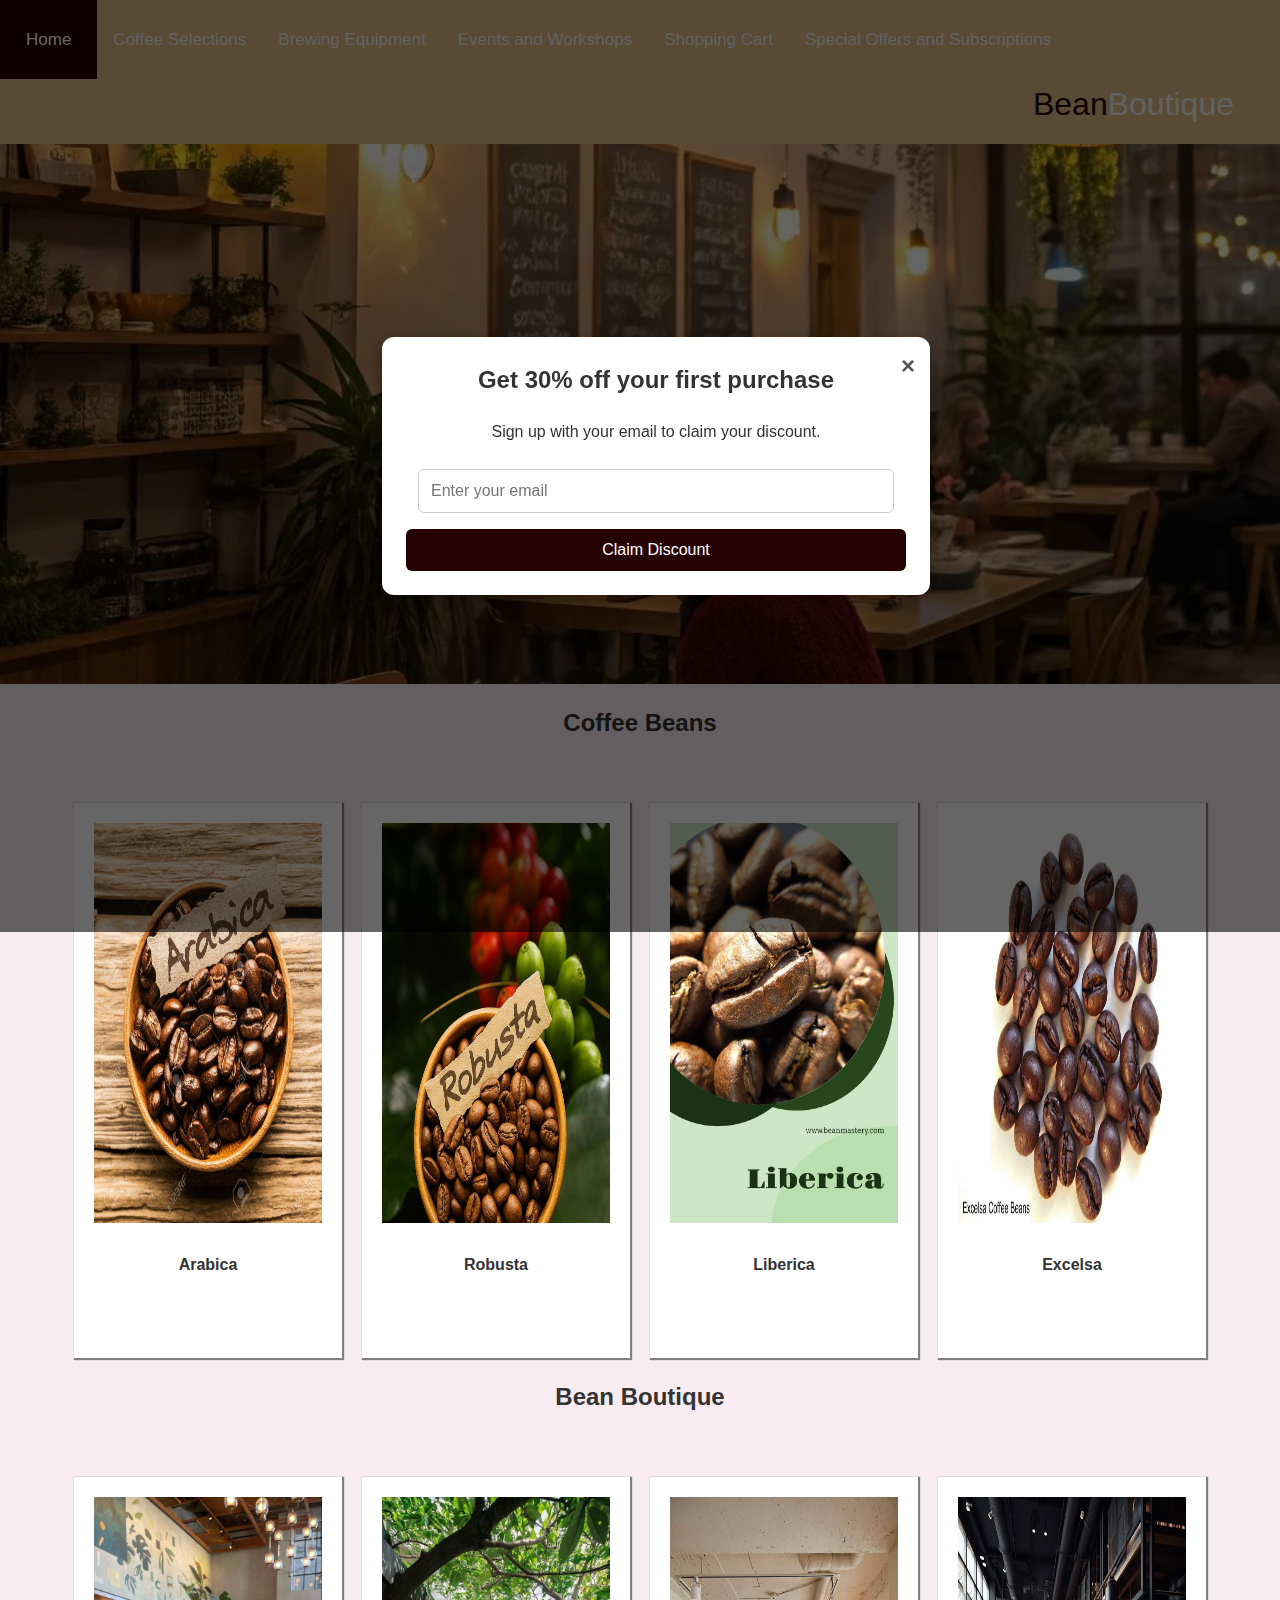
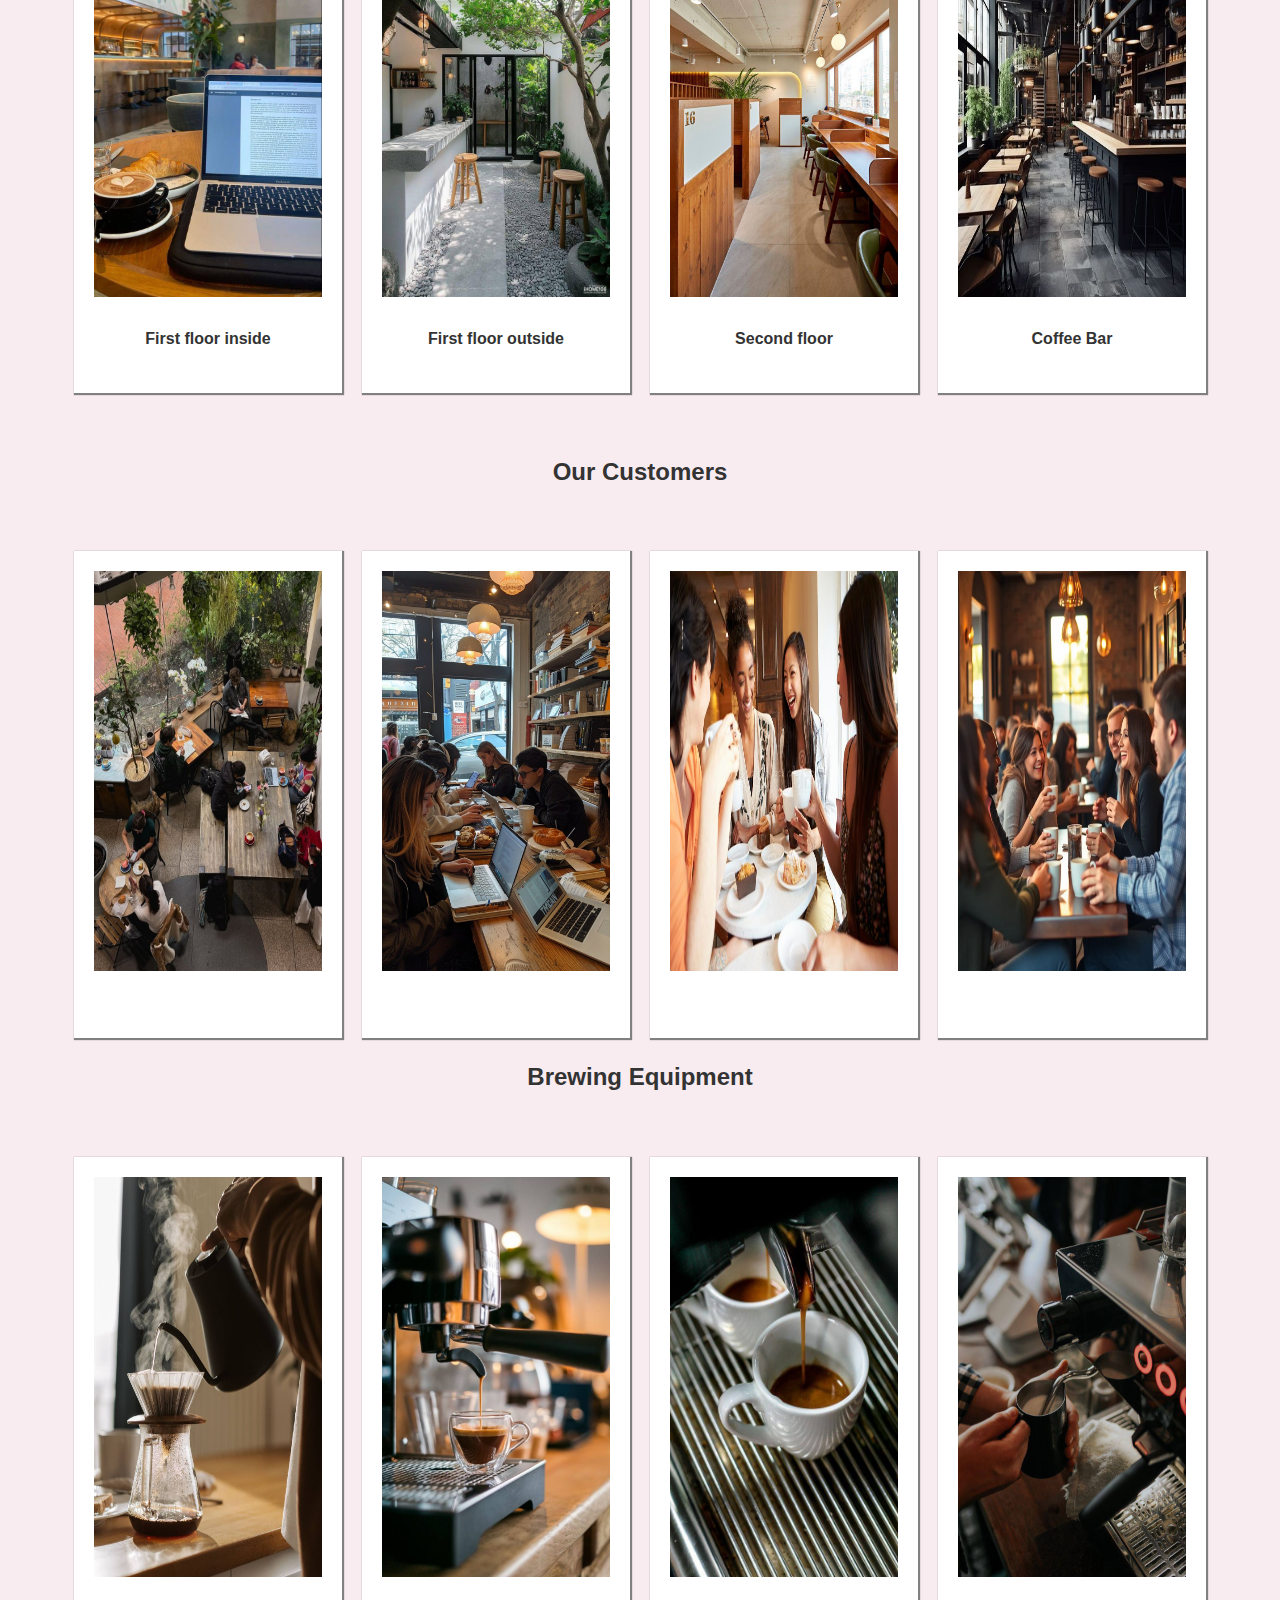
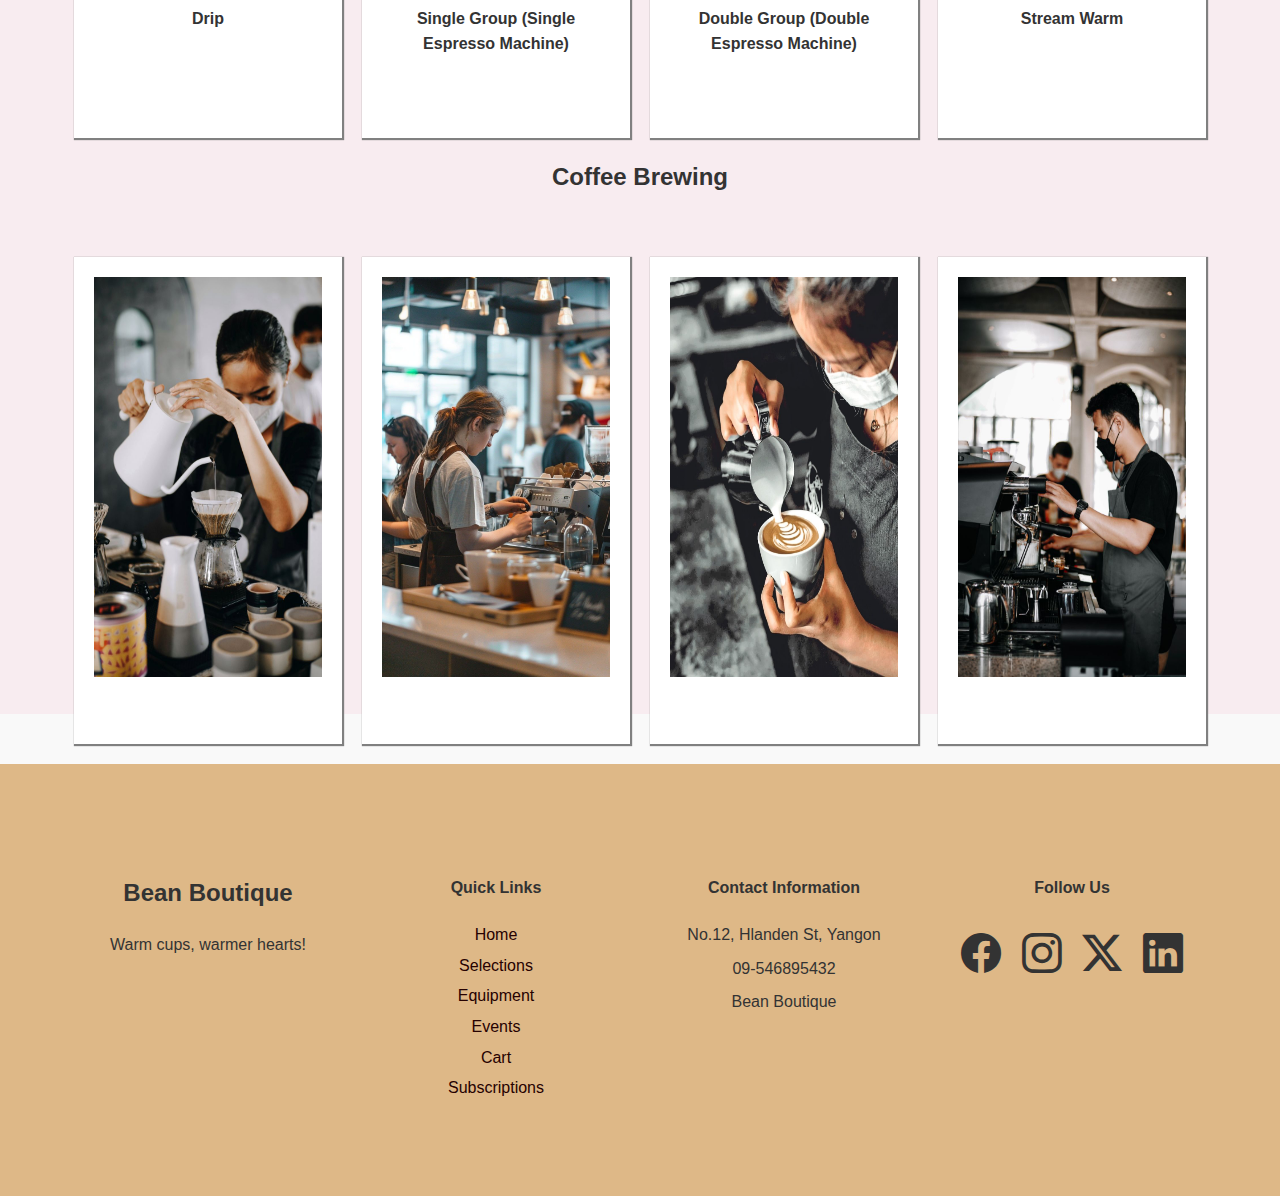
<file: index.html>
<!DOCTYPE html>
<html lang="en">

<head>
  <meta charset="UTF-8">
  <meta name="viewport" content="width=device-width, initial-scale=1.0">
  <title>Home Page</title>
  <link rel="stylesheet" href="https://cdnjs.cloudflare.com/ajax/libs/font-awesome/4.7.0/css/font-awesome.min.css">
  <link rel="stylesheet" href="style.css">
  <link rel="stylesheet" href="https://cdn.jsdelivr.net/npm/bootstrap-icons@1.13.1/font/bootstrap-icons.min.css">
</head>

<body>

  <!-- Modal -->
  <div id="discountModal" class="modal" role="dialog" aria-modal="true" aria-labelledby="modalTitle"
    aria-describedby="modalDesc">
    <div class="modal-content">
      <span class="close" role="button" tabindex="0" aria-label="Close modal">&times;</span>
      <h2 id="modalTitle">Get 30% off your first purchase</h2>
      <p id="modalDesc">Sign up with your email to claim your discount.</p>
      <input type="email" id="emailInput" placeholder="Enter your email" aria-label="Email address">
      <button onclick="claimDiscount()">Claim Discount</button>
    </div>
  </div>
  <!-- Modal end -->

  <!-- Navbar -->
  <section class="bgcolor">
    <div class="topnav" id="myTopnav">
      <a href="index.html" class="active">Home</a>
      <a href="selection.html">Coffee Selections</a>
      <a href="equipment.html">Brewing Equipment</a>
      <a href="event.html">Events and Workshops</a>
      <a href="cart.html">Shopping Cart</a>
      <a href="subscription.html">Special Offers and Subscriptions</a>

      <a href="javascript:void(0);" class="icon" onclick="myFunction()">
        <i class="fa fa-bars"></i>
      </a>

      <div class="shopname"><span class="sthalf">Bean</span>Boutique</div>
    </div>

    <!-- Welcome -->
    <div class="slide">
      <div class="slide-text">
        <h1>Welcome To Bean Boutique</h1>
        <h3>Warm cups, warmer hearts!</h3>
      </div>
    </div>

    <!-- Coffee Beans -->
    <div class="container">
      <h2>Coffee Beans</h2>
      <div class="row">
        <div class="col4">
          <div class="box">
            <div class="card-body">
              <img src="./coffee_arabica.jpg" alt="Arabica" class="myimg">
              <h4>Arabica</h4>
            </div>
          </div>
        </div>
        <div class="col4">
          <div class="box">
            <div class="card-body">
              <img src="./coffee_robusta.jpg" alt="Robusta" class="myimg">
              <h4>Robusta</h4>
            </div>
          </div>
        </div>
        <div class="col4">
          <div class="box">
            <div class="card-body">
              <img src="./coffee_liberica.jpg" alt="Liberica" class="myimg">
              <h4>Liberica</h4>
            </div>
          </div>
        </div>
        <div class="col4">
          <div class="box">
            <div class="card-body">
              <img src="./coffee_excelsa.jpg" alt="Excelsa" class="myimg">
              <h4>Excelsa</h4>
            </div>
          </div>
        </div>
      </div>
    </div>

    <!-- Bean Boutique -->
    <div class="container">
      <h2>Bean Boutique</h2>
      <div class="row">
        <div class="col4">
          <div class="box1">
            <div class="card-body">
              <img src="./1st_in.jpg" alt="First floor inside" class="myimg1">
              <h4>First floor inside</h4>
            </div>
          </div>
        </div>
        <div class="col4">
          <div class="box1">
            <div class="card-body">
              <img src="./1st_out.jpg" alt="First floor outside" class="myimg1">
              <h4>First floor outside</h4>
            </div>
          </div>
        </div>
        <div class="col4">
          <div class="box1">
            <div class="card-body">
              <img src="./2nd_floor.jpg" alt="Second floor" class="myimg1">
              <h4>Second floor</h4>
            </div>
          </div>
        </div>
        <div class="col4">
          <div class="box1">
            <div class="card-body">
              <img src="./coffee_bar.jpg" alt="Coffee Bar" class="myimg1">
              <h4>Coffee Bar</h4>
            </div>
          </div>
        </div>
      </div>
    </div>

    <!-- Customers -->
    <div class="container">
      <h2>Our Customers</h2>
      <div class="row">
        <div class="col4">
          <div class="box">
            <div class="card-body">
              <img src="./p1.jpg" alt="Customer 1" class="myimg">
            </div>
          </div>
        </div>
        <div class="col4">
          <div class="box">
            <div class="card-body">
              <img src="./p2.jpg" alt="Customer 2" class="myimg">
            </div>
          </div>
        </div>
        <div class="col4">
          <div class="box">
            <div class="card-body">
              <img src="./p3.jpg" alt="Customer 3" class="myimg">
            </div>
          </div>
        </div>
        <div class="col4">
          <div class="box">
            <div class="card-body">
              <img src="./p4.jpg" alt="Customer 4" class="myimg">
            </div>
          </div>
        </div>
      </div>
    </div>

    <!-- Brewing Equipment -->
    <div class="container">
      <h2>Brewing Equipment</h2>
      <div class="row">
        <div class="col4">
          <div class="box">
            <div class="card-body">
              <img src="./drip.jpg" alt="Drip" class="myimg">
              <h4>Drip</h4>
            </div>
          </div>
        </div>
        <div class="col4">
          <div class="box">
            <div class="card-body">
              <img src="./single_group.jpg" alt="Single Group" class="myimg">
              <h4>Single Group (Single Espresso Machine)</h4>
            </div>
          </div>
        </div>
        <div class="col4">
          <div class="box">
            <div class="card-body">
              <img src="./double_group.jpg" alt="Double Group" class="myimg">
              <h4>Double Group (Double Espresso Machine)</h4>
            </div>
          </div>
        </div>
        <div class="col4">
          <div class="box">
            <div class="card-body">
              <img src="./steel_warm.jpg" alt="Steel Warm" class="myimg">
              <h4>Stream Warm</h4>
            </div>
          </div>
        </div>
      </div>
    </div>

    <!-- Coffee Brewing -->
    <div class="container">
      <h2>Coffee Brewing</h2>
      <div class="row">
        <div class="col4">
          <div class="box">
            <div class="card-body">
              <img src="./cb1.jpg" alt="Coffee brewing 1" class="myimg">
            </div>
          </div>
        </div>
        <div class="col4">
          <div class="box">
            <div class="card-body">
              <img src="./cb2.jpg" alt="Coffee brewing 2" class="myimg">
            </div>
          </div>
        </div>
        <div class="col4">
          <div class="box">
            <div class="card-body">
              <img src="./cb3.jpg" alt="Coffee brewing 3" class="myimg">
            </div>
          </div>
        </div>
        <div class="col4">
          <div class="box">
            <div class="card-body">
              <img src="./cb4.jpg" alt="Coffee brewing 4" class="myimg">
            </div>
          </div>
        </div>
      </div>
    </div>
  </section>
  <!-- Section end -->

  <!-- Footer -->
  <footer class="ftbgcolor">
    <div class="container">
      <div class="row">
        <div class="col4">
          <h2>Bean Boutique</h2>
          <p>Warm cups, warmer hearts!</p>
        </div>
        <div class="col4">
          <h4>Quick Links</h4>
          <a href="index.html" class="ftlink">Home</a>
          <a href="selection.html" class="ftlink">Selections</a>
          <a href="equipment.html" class="ftlink">Equipment</a>
          <a href="event.html" class="ftlink">Events</a>
          <a href="cart.html" class="ftlink">Cart</a>
          <a href="subscription.html" class="ftlink">Subscriptions</a>
        </div>
        <div class="col4">
          <h4>Contact Information</h4>
          <p>No.12, Hlanden St, Yangon</p>
          <p>09-546895432</p>
          <p>Bean Boutique</p>
        </div>
        <div class="col4">
          <h4>Follow Us</h4>
          <i class="bi bi-facebook fticons"></i>
          <i class="bi bi-instagram fticons"></i>
          <i class="bi bi-twitter-x fticons"></i>
          <i class="bi bi-linkedin fticons"></i>
        </div>
      </div>
    </div>
  </footer>
  <!-- Footer end -->

  <script src="script.js"></script>
  <script>
    const modal = document.getElementById("discountModal");
    const closeBtn = document.querySelector(".close");

    window.onload = function () {
      if (!localStorage.getItem("visited")) {
        modal.style.display = "flex";
        localStorage.setItem("visited", "true");
      }
    };

    closeBtn.onclick = function () {
      modal.style.display = "none";
    };

    function claimDiscount() {
      const email = document.getElementById("emailInput").value.trim();
      if (email && email.includes("@")) {
        alert("Thanks for signing up! Your 30% discount code is: WELCOME TO BeanBoutique");
        modal.style.display = "none";
      } else {
        alert("Please enter a valid email.");
      }
    }

    window.onclick = function (event) {
      if (event.target === modal) {
        modal.style.display = "none";
      }
    };
  </script>
</body>

</html>
</file>
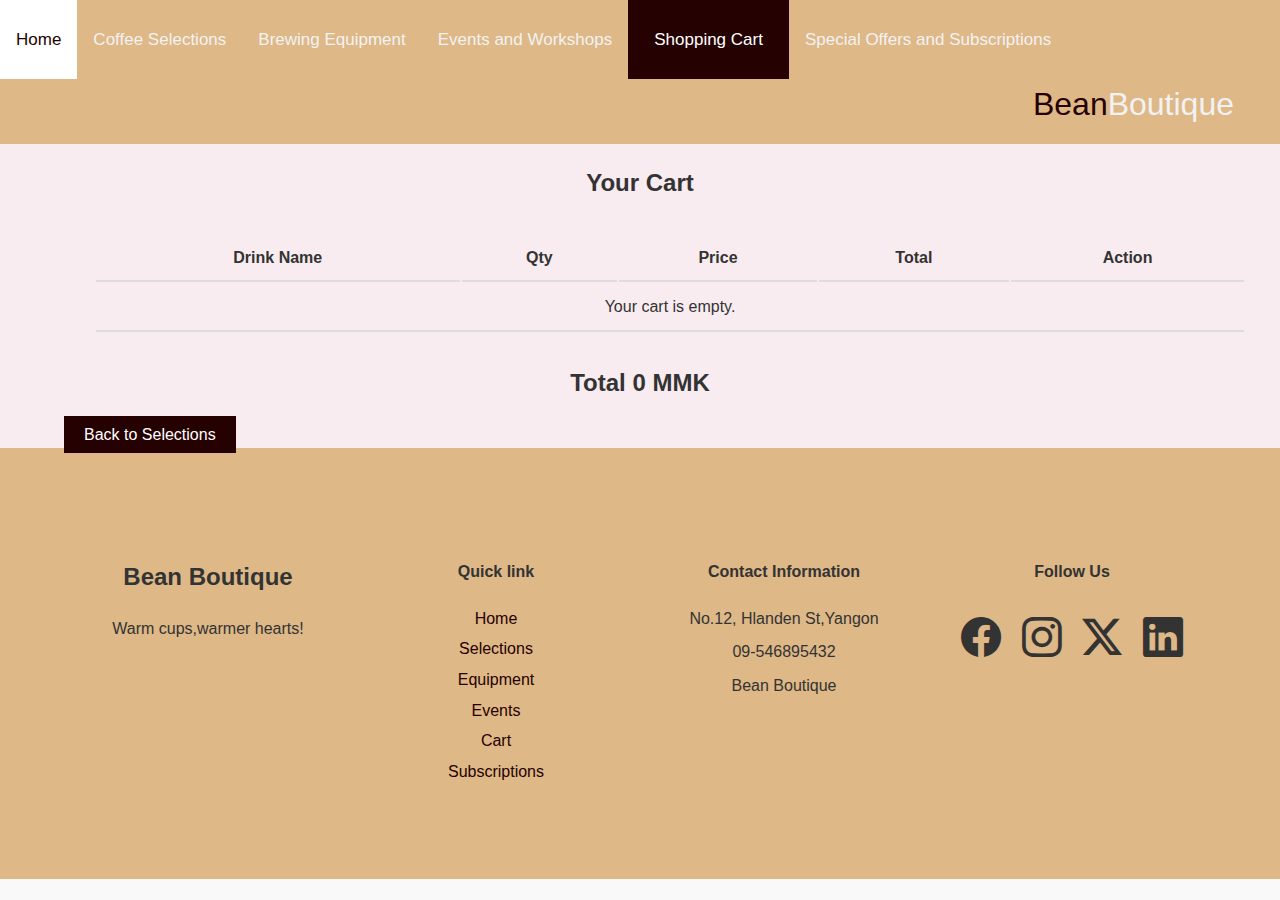
<file: cart.html>
<!DOCTYPE html>
<html lang="en">
<head>
    <meta charset="UTF-8">
    <meta name="viewport" content="width=device-width, initial-scale=1.0">
    <title>Cart</title>
    <link rel="stylesheet" href="https://cdnjs.cloudflare.com/ajax/libs/font-awesome/4.7.0/css/font-awesome.min.css">
    <link rel="stylesheet" href="style.css">
    <link rel="stylesheet" href="https://cdn.jsdelivr.net/npm/bootstrap-icons@1.13.1/font/bootstrap-icons.min.css">

</head>
<body>
    <!-- navbar -->
     <section class="bgcolor">
    
    <div class="topnav" id="myTopnav">
        <a href="index.html">Home</a>
        <a href="selection.html">Coffee Selections</a>
        <a href="equipment.html">Brewing Equipment</a>
        <a href="event.html">Events and Workshops</a>
        <a href="cart.html" class="active">Shopping Cart</a>
        <a href="subscription.html">Special Offers and Subscriptions</a>
    
        <a href="javascript:void(0);" class="icon" onclick="myFunction()">
            <i class="fa fa-bars"></i>
        </a>

        <div class="shopname"><span class="sthalf">Bean</span>Boutique</div>
    </div>

    
    <!-- navbar -->

<!-- cart -->
    
        <div class="container">
            <h2>Your Cart</h2>
            <table>
            <thead>           
            
                <tr>
                <th>Drink Name</th>
                <th>Qty</th>
                <th>Price</th>
                <th>Total</th>
                <th>Action</th>
                </tr>
                
                </thead> 
                <tbody id="cart-body"></tbody>
            </table>

            <h2 class="text-end">Total<span id="total"></span></h2>


    <a href="selection.html" class="btn btn-secondary">Back to Selections</a>
        </div>
     </section>
    <!-- cart -->


    <!-- footer -->
    <footer class="ftbgcolor">
        <div class="container">
            <div class="row">
                <div class="col4">
                    <h2>
                        Bean Boutique
                    </h2>
                    <p>Warm cups,warmer hearts!</p>

                </div>
                <div class="col4">
                    <h4>Quick link</h4>
                    <a href="index.html" class="ftlink">Home</a>
                    <a href="selection.html" class="ftlink">Selections</a>
                    <a href="equipment.html" class="ftlink">Equipment</a>
                    <a href="event.html" class="ftlink">Events</a>
                    <a href="cart.html" class="ftlink">Cart</a>
                    <a href="subscription.html" class="ftlink">Subscriptions</a>
                </div>
                <div class="col4">
                    <h4>Contact Information</h4>
                    <p>No.12, Hlanden St,Yangon</p>
                    <p>09-546895432</p>
                    <p>Bean Boutique</p>
                </div>
                <div class="col4">
                    <h4>Follow Us</h4>
                    <i class="bi bi-facebook fticons"></i>
                    <i class="bi bi-instagram fticons"></i>
                    <i class="bi bi-twitter-x fticons"></i>
                    <i class="bi bi-linkedin fticons"></i>
                </div>
            </div>
        </div>
    </footer>
    <!-- footer -->
     <script src="script.js"></script>
    <script>
         
      document.addEventListener('DOMContentLoaded', () => {
        const cartBody = document.getElementById('cart-body');
        const totalElement = document.getElementById('total');
        let cart = JSON.parse(sessionStorage.getItem('shoppingCart')) || [];
        let cartTotal = 0;

        function renderCart() {
          cartBody.innerHTML = ''; // Clear the cart display
          cartTotal = 0;

          if (cart.length === 0) {
            cartBody.innerHTML = '<tr><td colspan="5">Your cart is empty.</td></tr>';
            totalElement.textContent = ' 0 MMK';
            return;
          }

          cart.forEach((item, index) => {
            const itemTotal = item.price * item.quantity;
            cartTotal += itemTotal;

            const row = document.createElement("tr");
            row.innerHTML = `
              <td>${item.name}</td>
              <td>${item.quantity}</td>
              <td>${item.price.toLocaleString()} MMK</td>
              <td>${itemTotal.toLocaleString()} MMK</td>
              <td><button class="removebtn" data-index="${index}">Remove</button></td>
            `;
            cartBody.appendChild(row);
          });

          totalElement.textContent = ` ${cartTotal.toLocaleString()} MMK`;

          // Add event listeners to the new remove buttons
          addRemoveListeners();
        }

        function addRemoveListeners() {
          const removeButtons = document.querySelectorAll('.removebtn');
          removeButtons.forEach(button => {
            button.addEventListener('click', (e) => {
              const itemIndex = parseInt(e.target.dataset.index, 10);
              cart.splice(itemIndex, 1); // Remove item from array
              sessionStorage.setItem('shoppingCart', JSON.stringify(cart)); // Update sessionStorage
              renderCart(); // Re-render the cart
            });
          });
        }

        renderCart();
      });
    </script>
</body>
</html>
</file>
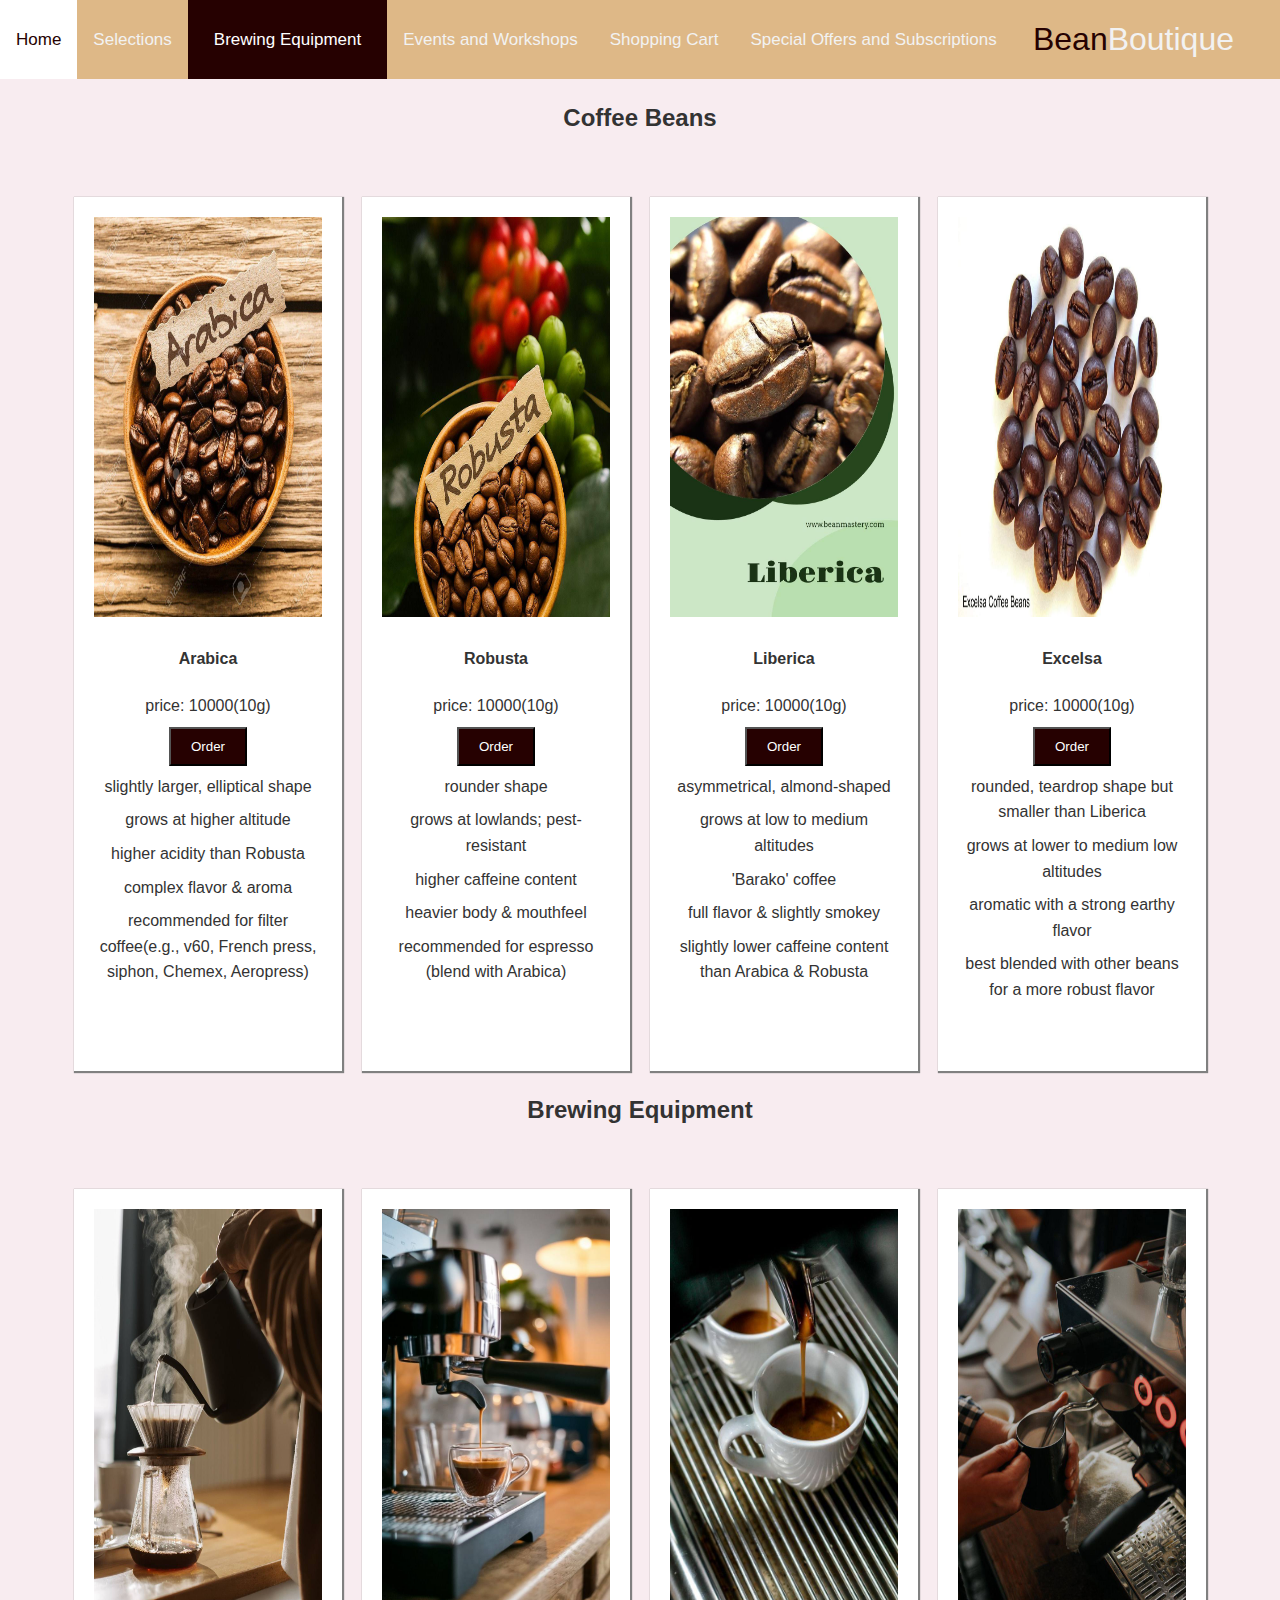
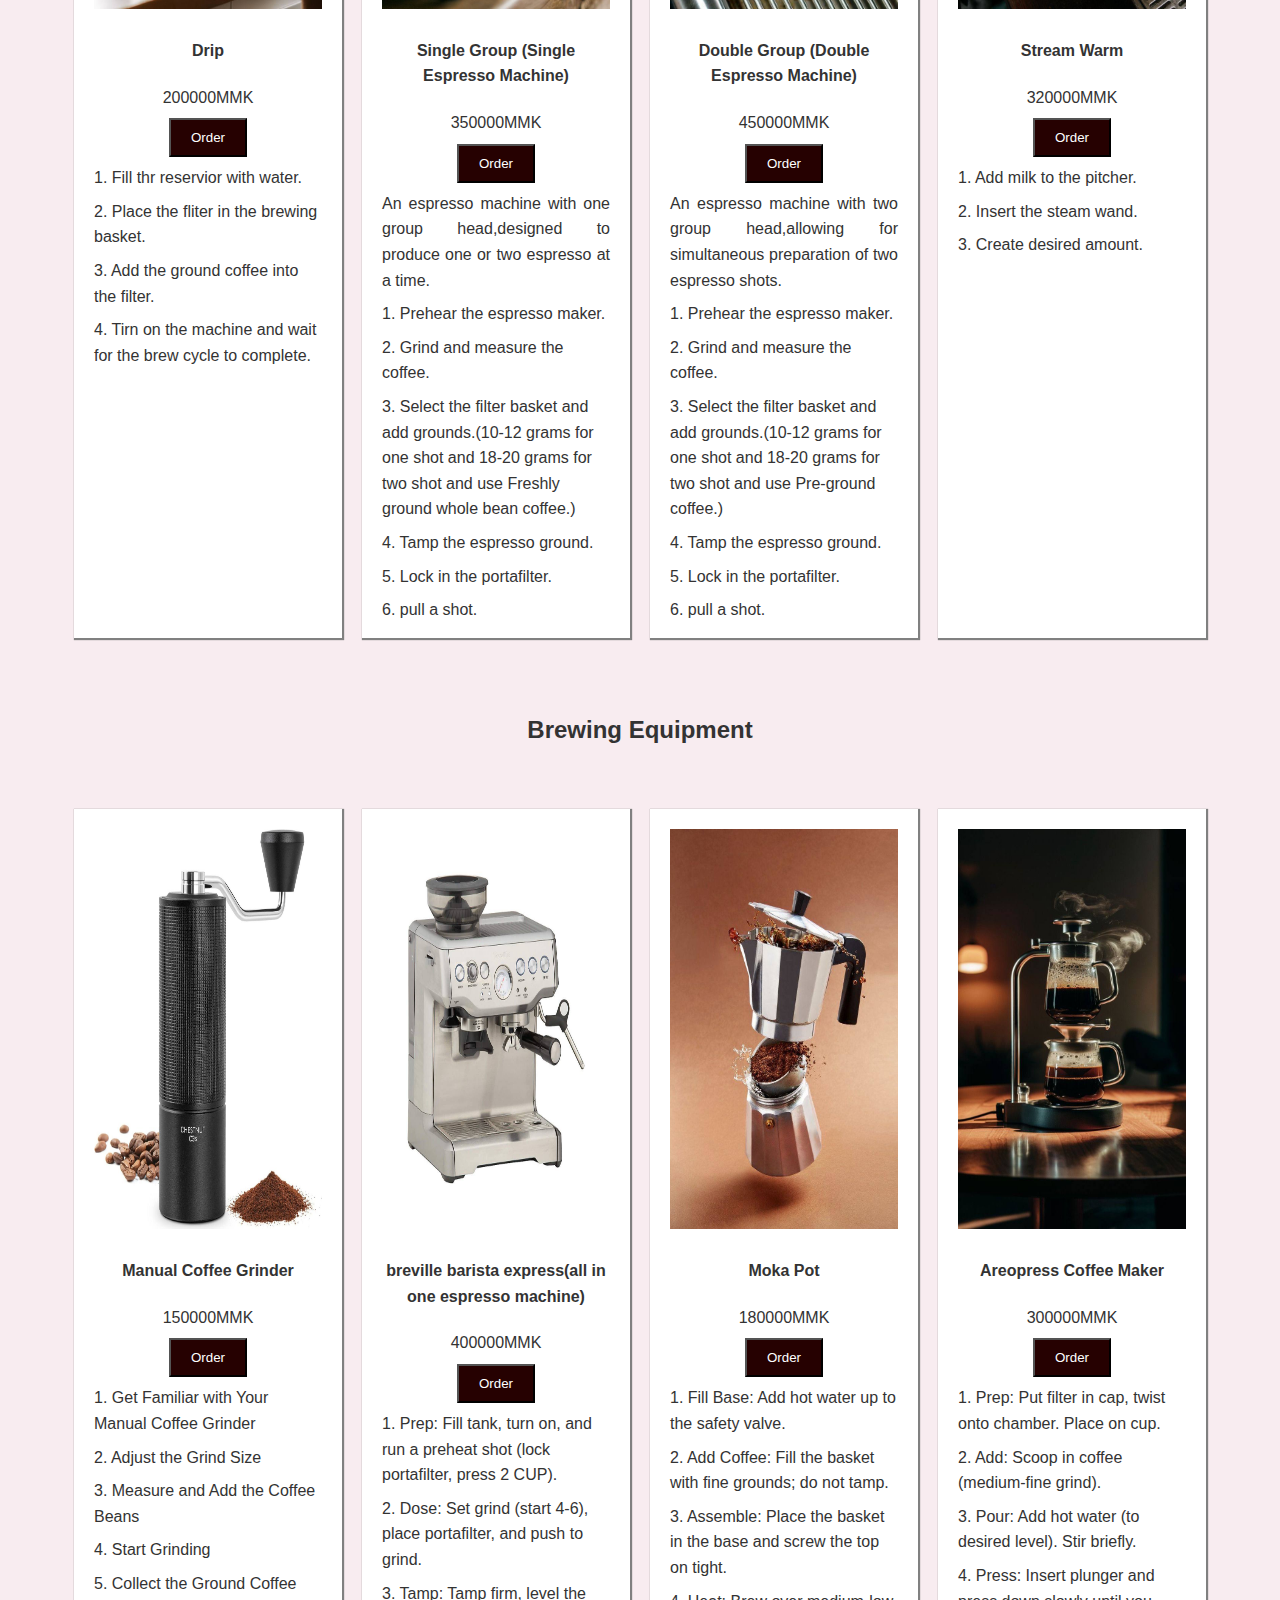
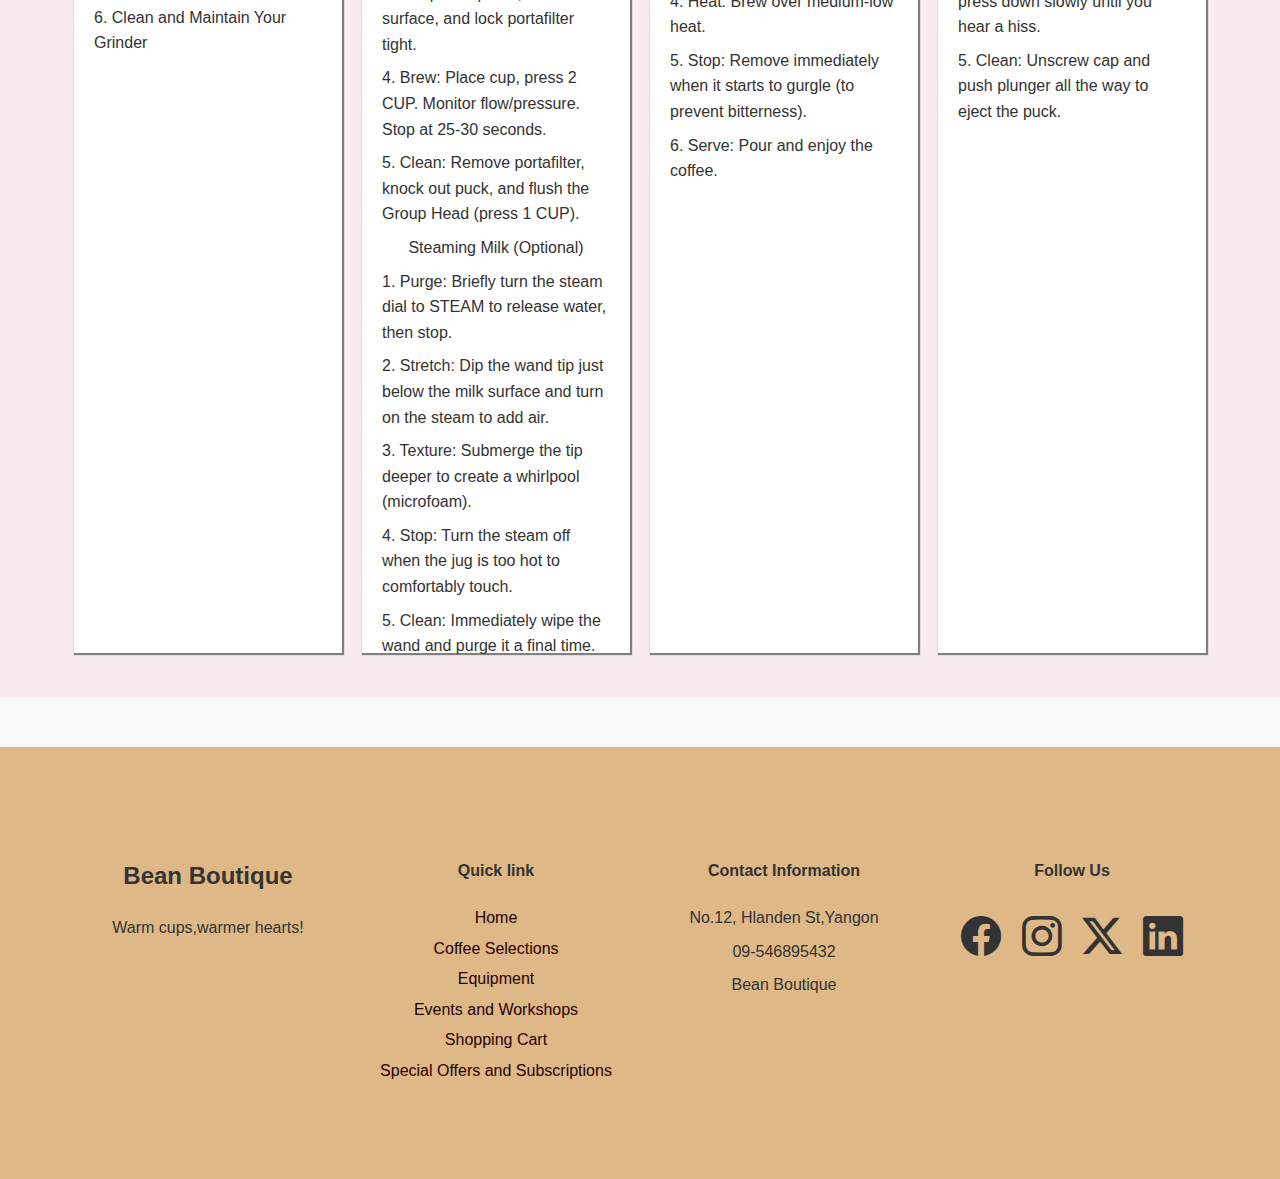
<file: equipment.html>
<!DOCTYPE html>
<html lang="en">
<head>
    <meta charset="UTF-8">
    <meta name="viewport" content="width=device-width, initial-scale=1.0">
    <title>Cart</title>
    <link rel="stylesheet" href="https://cdnjs.cloudflare.com/ajax/libs/font-awesome/4.7.0/css/font-awesome.min.css">
    <link rel="stylesheet" href="style.css">
    <link rel="stylesheet" href="https://cdn.jsdelivr.net/npm/bootstrap-icons@1.13.1/font/bootstrap-icons.min.css">

</head>
<body>
    <!-- navbar -->
     <section class="bgcolor">
    
    <div class="topnav" id="myTopnav">
        <a href="index.html">Home</a>
        <a href="selection.html">Selections</a>
        <a href="equipment.html" class="active">Brewing Equipment</a>
        <a href="event.html">Events and Workshops</a>
        <a href="cart.html">Shopping Cart</a>
        <a href="subscription.html">Special Offers and Subscriptions</a>
    
        <a href="javascript:void(0);" class="icon" onclick="myFunction()">
            <i class="fa fa-bars"></i>
        </a>

        <div class="shopname"><span class="sthalf">Bean</span>Boutique</div>
    </div>

    
    <!-- navbar -->

<!-- brewing equipment -->

        <div class="container">
            <h2>Coffee Beans</h2>
            <div class="row">
                <div class="col4">
                    <div class="box">
                        <div class="card-body">
                            <img src="./coffee_arabica.jpg" alt="" class="myimg">
                            <h4>Arabica</h4>
                            <p>price: 10000(10g)</p>
                            <button class="btn add-to-cart" data-name="Arabica" data-price="10000">Order</button>
                            <p>slightly larger, elliptical shape</p>
                            <p>grows at higher altitude</p>
                            <p>higher acidity than Robusta</p>
                            <p>complex flavor & aroma</p>
                            <p>recommended for filter coffee(e.g., v60, French press, siphon, Chemex, Aeropress)</p>
                        </div>

                    </div>
                </div>
                <div class="col4">
                    <div class="box">
                        <img src="./coffee_robusta.jpg" alt="" class="myimg">
                        <div class="card-body">
                            <h4>Robusta</h4>
                            <p>price: 10000(10g)</p>
                            <button class="btn add-to-cart" data-name="Robusta" data-price="10000">Order</button>
                            <p>rounder shape</p>
                            <p>grows at lowlands; pest-resistant</p>
                            <p>higher caffeine content</p>
                            <p>heavier body & mouthfeel</p>
                            <p>recommended for espresso (blend with Arabica)</p>
                        </div>
                    </div>
                </div>
                <div class="col4">
                    <div class="box">
                        <img src="./coffee_liberica.jpg" alt="" class="myimg">
                        <div class="card-body">
                            <h4>Liberica</h4>
                            <p>price: 10000(10g)</p>
                            <button class="btn add-to-cart" data-name="Liberica" data-price="10000">Order</button>
                            <p>asymmetrical, almond-shaped</p>
                            <p>grows at low to medium altitudes</p>
                            <p>'Barako' coffee</p>
                            <p>full flavor & slightly smokey</p>
                            <p>slightly lower caffeine content than Arabica & Robusta</p>
                        </div>
                    </div>
                </div>
                <div class="col4">
                    <div class="box">
                        <img src="./coffee_excelsa.jpg" alt="" class="myimg">
                        <div class="card-body">
                            <h4>Excelsa</h4>
                            <p>price: 10000(10g)</p>
                            <button class="btn add-to-cart" data-name="Excelsa" data-price="10000">Order</button>
                            <p>rounded, teardrop shape but smaller than Liberica</p>
                            <p>grows at lower to medium low altitudes</p>
                            <p>aromatic with a strong earthy flavor</p>
                            <p>best blended with other beans for a more robust flavor</p>
                        </div>
                    </div>
                </div>
            </div>
        </div>



 <div class="container">
            <h2>Brewing Equipment</h2>
            <div class="row">
                <div class="col4">
                    <div class="box2">                        
                        <div class="card-body">
                        <img src="./drip.jpg" alt="" class="myimg">
                        <h4>Drip</h4>
                        <p>200000MMK</p>
                        <button class="btn add-to-cart" data-name="Drip" data-price="200000">Order</button>
                        <p style="text-align: left;">1. Fill thr reservior with water.</p>
                        <p style="text-align: left;">2. Place the fliter in the brewing basket.</p>
                        <p style="text-align: left;">3. Add the ground coffee into the filter.</p>
                        <p style="text-align: left;">4. Tirn on the machine and wait for the brew cycle to complete.</p>
                        </div>

                    </div>
                </div>
                <div class="col4">
                    <div class="box2">
                        <img src="./single_group.jpg" alt="" class="myimg">
                        <div class="card-body">
                        <h4>Single Group (Single Espresso Machine)</h4>
                        <p>350000MMK</p>
                        <button class="btn add-to-cart" data-name="Single Espresso Machine" data-price="350000">Order</button>
                        <p style="text-align: justify;">An espresso machine with one group head,designed to produce one or two espresso at a time.</p>
                        <p style="text-align: left;">1. Prehear the espresso maker.</p>
                        <p style="text-align: left;">2. Grind and measure the coffee.</p>
                        <p style="text-align: left;">3. Select the filter basket and add grounds.(10-12 grams for one shot and 18-20 grams for two shot and use Freshly ground
whole bean coffee.)</p>
                        <p style="text-align: left;">4. Tamp the espresso ground.</p>
                        <p style="text-align: left;">5. Lock in the portafilter.</p>
                        <p style="text-align: left;">6. pull a shot.</p>
                        </div>
                    </div>
                </div>
                <div class="col4">
                    <div class="box2">
                        <img src="./double_group.jpg" alt="" class="myimg">
                        <div class="card-body">
                        <h4>Double Group (Double Espresso Machine)</h4>
                        <p>450000MMK</p>
                        <button class="btn add-to-cart" data-name="Double Espreesso Machine" data-price="450000">Order</button>
                        <p style="text-align: justify;">An espresso machine with two group head,allowing for simultaneous preparation of two espresso shots.</p>
                        <p style="text-align: left;">1. Prehear the espresso maker.</p>
                        <p style="text-align: left;">2. Grind and measure the coffee.</p>
                        <p style="text-align: left;">3. Select the filter basket and add grounds.(10-12 grams for one shot and 18-20 grams for two shot and use Pre-ground coffee.)</p>
                        <p style="text-align: left;">4. Tamp the espresso ground.</p>
                        <p style="text-align: left;">5. Lock in the portafilter.</p>
                        <p style="text-align: left;">6. pull a shot.</p>
                        </div>
                    </div>
                </div>
                <div class="col4">
                    <div class="box2">
                        <img src="./steel_warm.jpg" alt="" class="myimg">
                        <div class="card-body">
                        <h4>Stream Warm</h4>
                        <p>320000MMK</p>
                        <button class="btn add-to-cart" data-name="Stream Warm" data-price="320000">Order</button>
                        <p style="text-align: left;">1. Add milk to the pitcher.</p>
                        <p style="text-align: left;">2. Insert the steam wand.</p>
                        <p style="text-align: left;">3. Create desired amount.</p>
                        </div>
                    </div>
                </div>
            </div>
        </div>
        <!-- brewing equipment -->

         <div class="container">
            <h2>Brewing Equipment</h2>
            <div class="row">
                <div class="col4">
                    <div class="box2">                        
                        <div class="card-body">
                        <img src="./machine1.jpg" alt="" class="myimg">
                        <h4>Manual Coffee Grinder</h4>
                        <p>150000MMK</p>
                        <button class="btn add-to-cart" data-name="Manual Coffee Grinder" data-price="2150000">Order</button>
                        <p style="text-align: left;">1. Get Familiar with Your Manual Coffee Grinder</p>
                        <p style="text-align: left;">2. Adjust the Grind Size</p>
                        <p style="text-align: left;">3. Measure and Add the Coffee Beans</p>
                        <p style="text-align: left;">4. Start Grinding</p>
                        <p style="text-align: left;">5. Collect the Ground Coffee</p>
                        <p style="text-align: left;">6. Clean and Maintain Your Grinder</p>
                        </div>

                    </div>
                </div>
                <div class="col4">
                    <div class="box2">
                        <img src="./machine2.jpg" alt="" class="myimg">
                        <div class="card-body">
                        <h4>breville barista express(all in one espresso machine)</h4>
                        <p>400000MMK</p>
                        <button class="btn add-to-cart" data-name="Single Espresso Machine" data-price="400000">Order</button>
                        <p style="text-align: left;">1. Prep: Fill tank, turn on, and run a preheat shot (lock portafilter, press 2 CUP).</p>
                        <p style="text-align: left;">2. Dose: Set grind (start 4-6), place portafilter, and push to grind.</p>
                        <p style="text-align: left;">3. Tamp: Tamp firm, level the surface, and lock portafilter tight.</p>
                        <p style="text-align: left;">4. Brew: Place cup, press 2 CUP. Monitor flow/pressure. Stop at 25-30 seconds.</p>
                        <p style="text-align: left;">5. Clean: Remove portafilter, knock out puck, and flush the Group Head (press 1 CUP).</p>
                        <p>Steaming Milk (Optional)</p>
                        <p style="text-align: left;">1. Purge: Briefly turn the steam dial to STEAM to release water, then stop.</p>
                        <p style="text-align: left;">2. Stretch: Dip the wand tip just below the milk surface and turn on the steam to add air.</p>
                        <p style="text-align: left;">3. Texture: Submerge the tip deeper to create a whirlpool (microfoam).</p>
                        <p style="text-align: left;">4. Stop: Turn the steam off when the jug is too hot to comfortably touch.</p>
                        <p style="text-align: left;">5. Clean: Immediately wipe the wand and purge it a final time.</p>
                        </div>
                    </div>
                </div>
                <div class="col4">
                    <div class="box2">
                        <img src="./machine3.jpg" alt="" class="myimg">
                        <div class="card-body">
                        <h4>Moka Pot</h4>
                        <p>180000MMK</p>
                        <button class="btn add-to-cart" data-name="Moka Pot" data-price="180000">Order</button>
                        <p style="text-align: left;">1. Fill Base: Add hot water up to the safety valve.</p>
                        <p style="text-align: left;">2. Add Coffee: Fill the basket with fine grounds; do not tamp.</p>
                        <p style="text-align: left;">3. Assemble: Place the basket in the base and screw the top on tight.</p>
                        <p style="text-align: left;">4. Heat: Brew over medium-low heat.</p>
                        <p style="text-align: left;">5. Stop: Remove immediately when it starts to gurgle (to prevent bitterness).</p>
                        <p style="text-align: left;">6. Serve: Pour and enjoy the coffee.</p>
                        </div>
                    </div>
                </div>
                <div class="col4">
                    <div class="box2">
                        <img src="./machine4.jpg" alt="" class="myimg">
                        <div class="card-body">
                        <h4>Areopress Coffee Maker</h4>
                        <p>300000MMK</p>
                        <button class="btn add-to-cart" data-name="Areopress Coffee Maker" data-price="300000">Order</button>
                        <p style="text-align: left;">1. Prep: Put filter in cap, twist onto chamber. Place on cup.</p>
                        <p style="text-align: left;">2. Add: Scoop in coffee (medium-fine grind).</p>
                        <p style="text-align: left;">3. Pour: Add hot water (to desired level). Stir briefly.</p>
                        <p style="text-align: left;">4. Press: Insert plunger and press down slowly until you hear a hiss.</p>
                        <p style="text-align: left;">5. Clean: Unscrew cap and push plunger all the way to eject the puck.</p>
                        </div>
                    </div>
                </div>
            </div>
        </div>
        </section>

    <!-- footer -->
    <footer class="ftbgcolor">
        <div class="container">
            <div class="row">
                <div class="col4">
                    <h2>
                        Bean Boutique
                    </h2>
                    <p>Warm cups,warmer hearts!</p>

                </div>
                <div class="col4">
                    <h4>Quick link</h4>
                    <a href="index.html" class="ftlink">Home</a>
                    <a href="selection.html" class="ftlink">Coffee Selections</a>
                    <a href="equipment.html" class="ftlink">Equipment</a>
                    <a href="event.html" class="ftlink">Events and Workshops</a>
                    <a href="cart.html" class="ftlink">Shopping Cart</a>
                    <a href="subscription.html" class="ftlink">Special Offers and Subscriptions</a>
                </div>
                <div class="col4">
                    <h4>Contact Information</h4>
                    <p>No.12, Hlanden St,Yangon</p>
                    <p>09-546895432</p>
                    <p>Bean Boutique</p>
                </div>
                <div class="col4">
                    <h4>Follow Us</h4>
                    <i class="bi bi-facebook fticons"></i>
                    <i class="bi bi-instagram fticons"></i>
                    <i class="bi bi-twitter-x fticons"></i>
                    <i class="bi bi-linkedin fticons"></i>
                </div>
            </div>
        </div>
    </footer>
    <!-- footer -->
    <script src="script.js"></script>
</body>
</html>
</file>
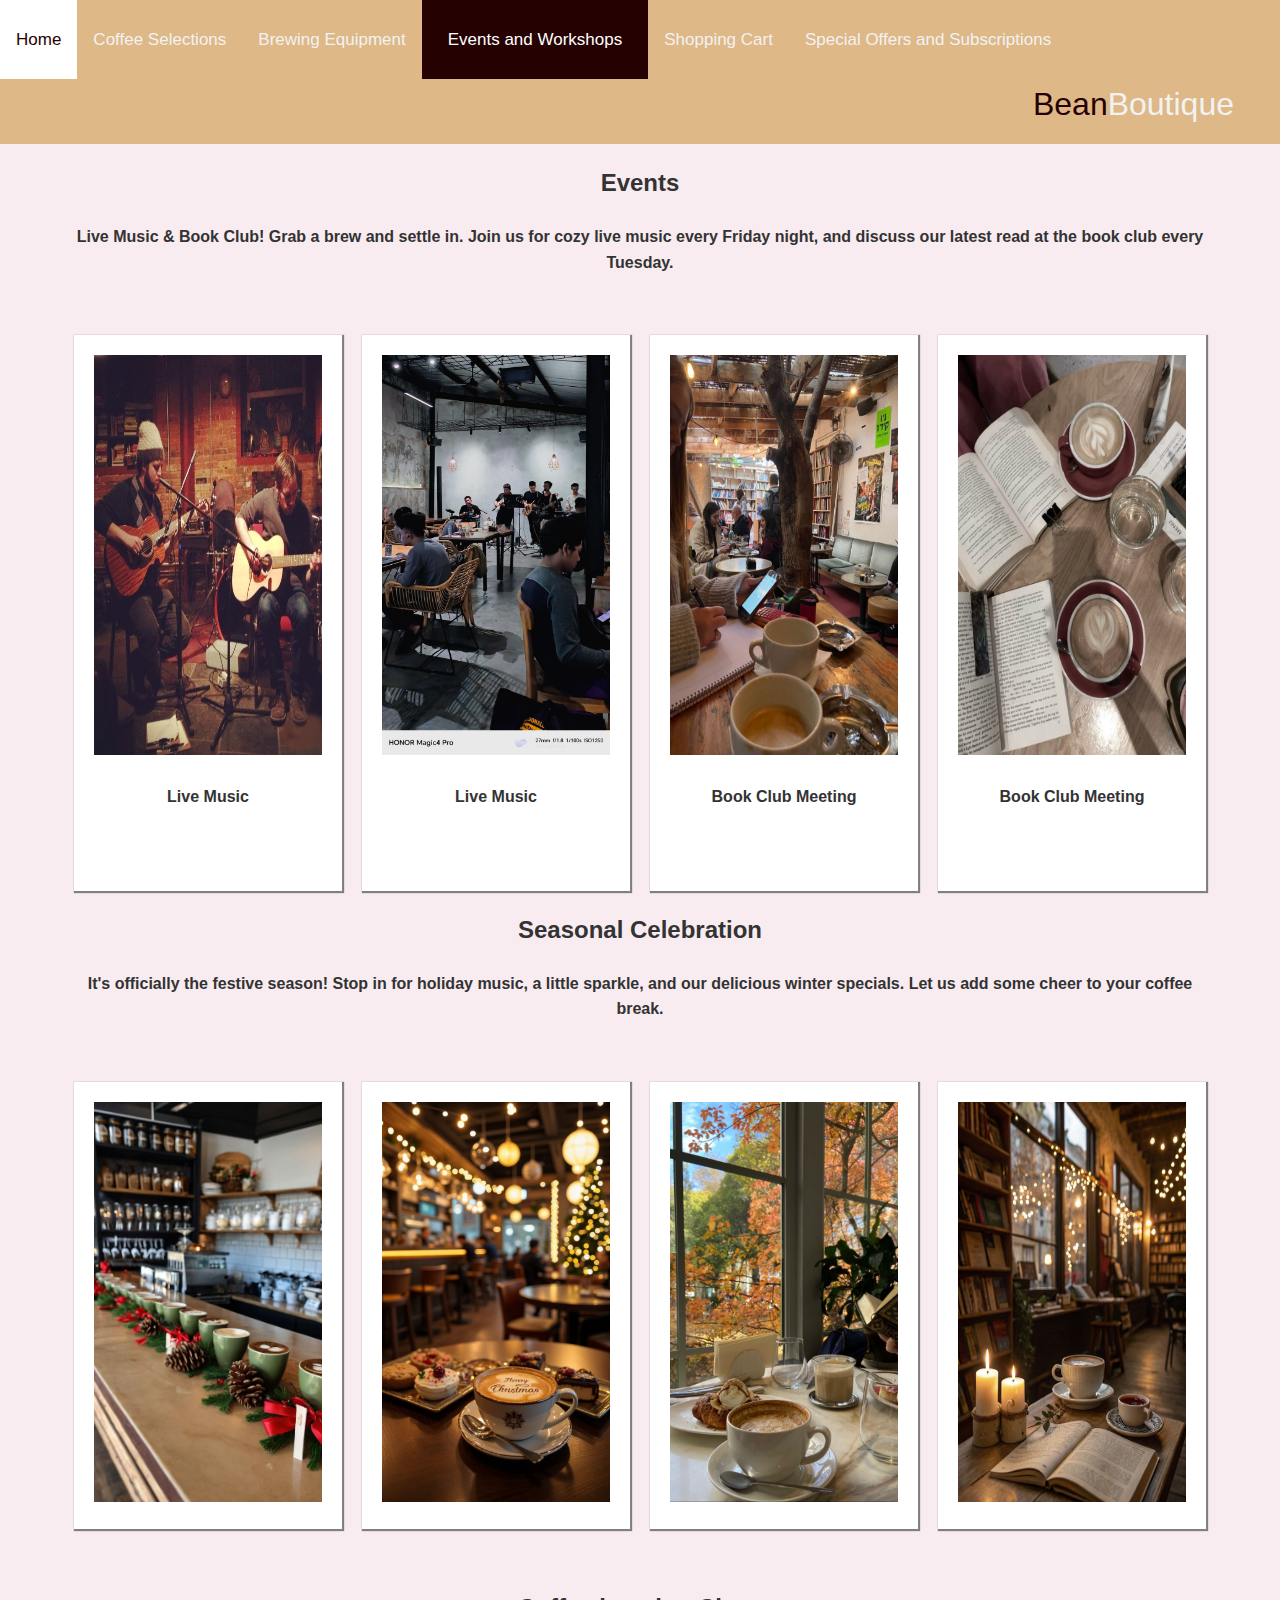
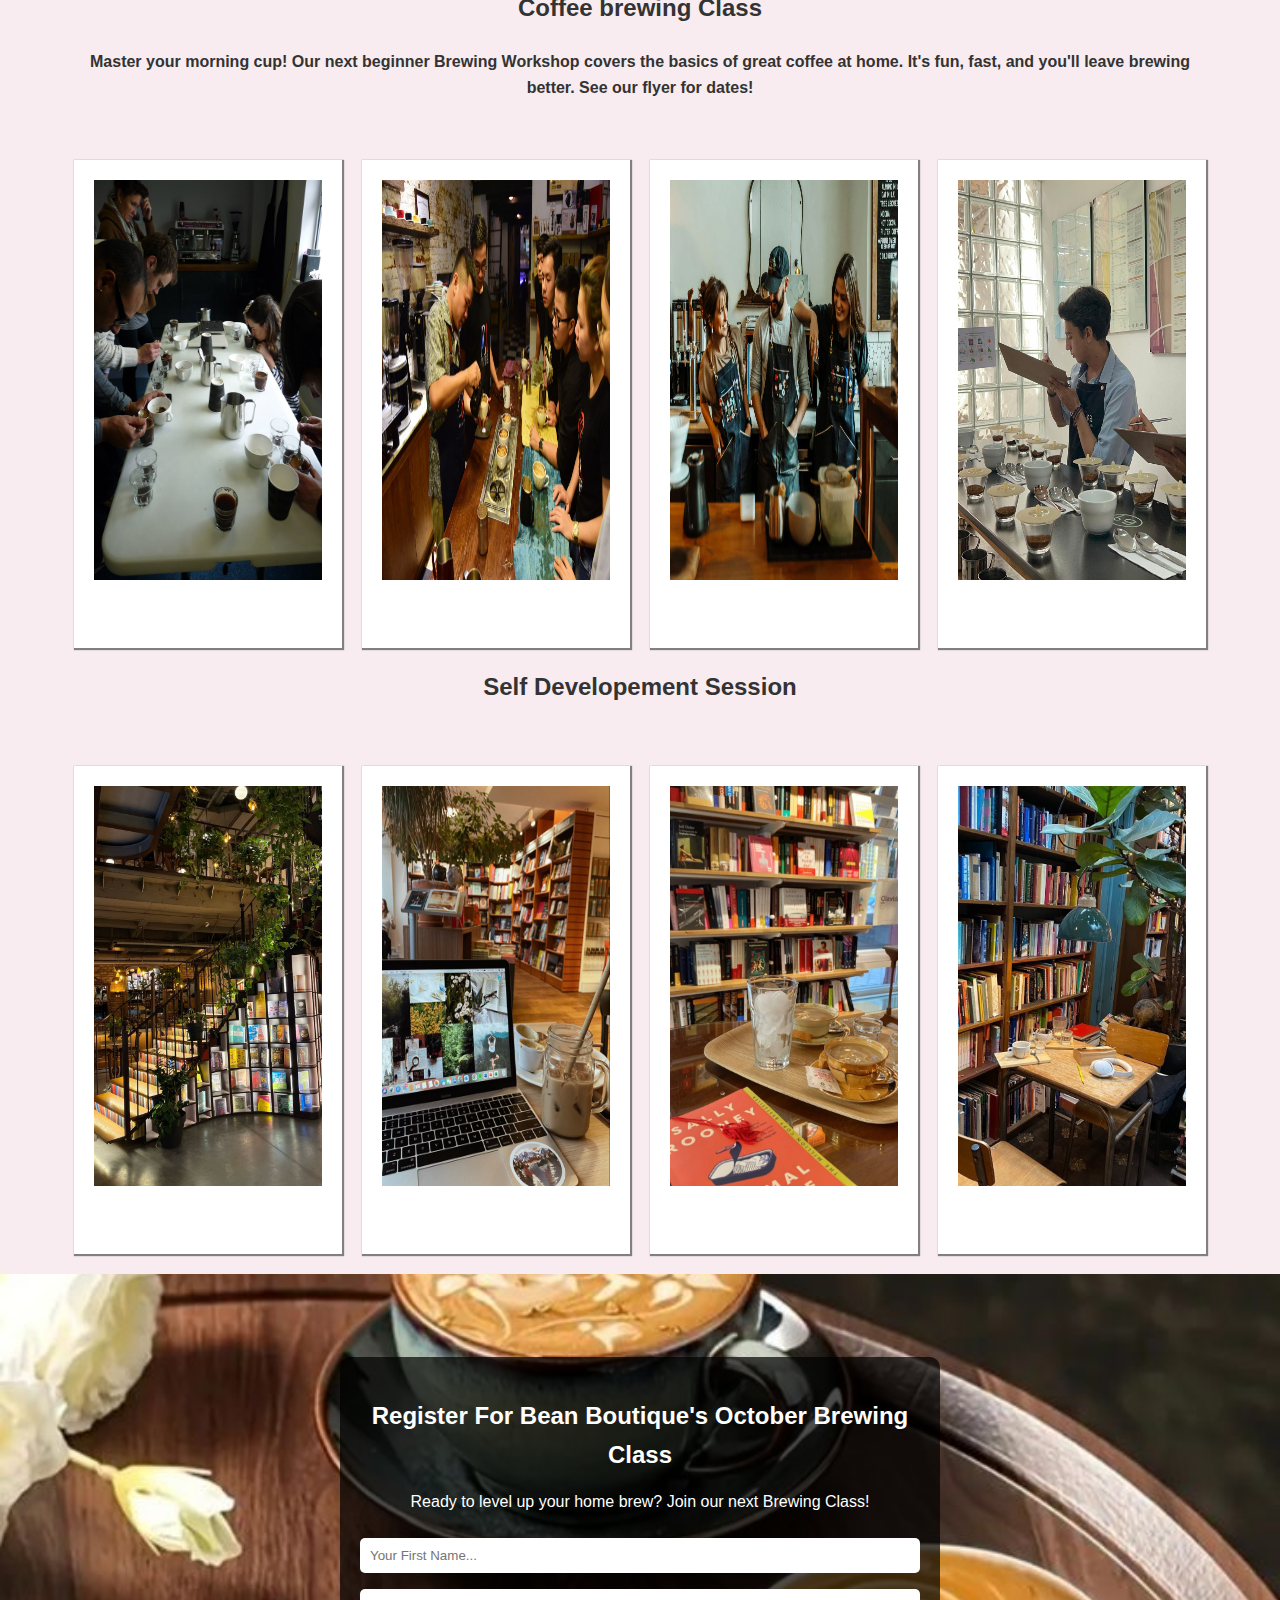
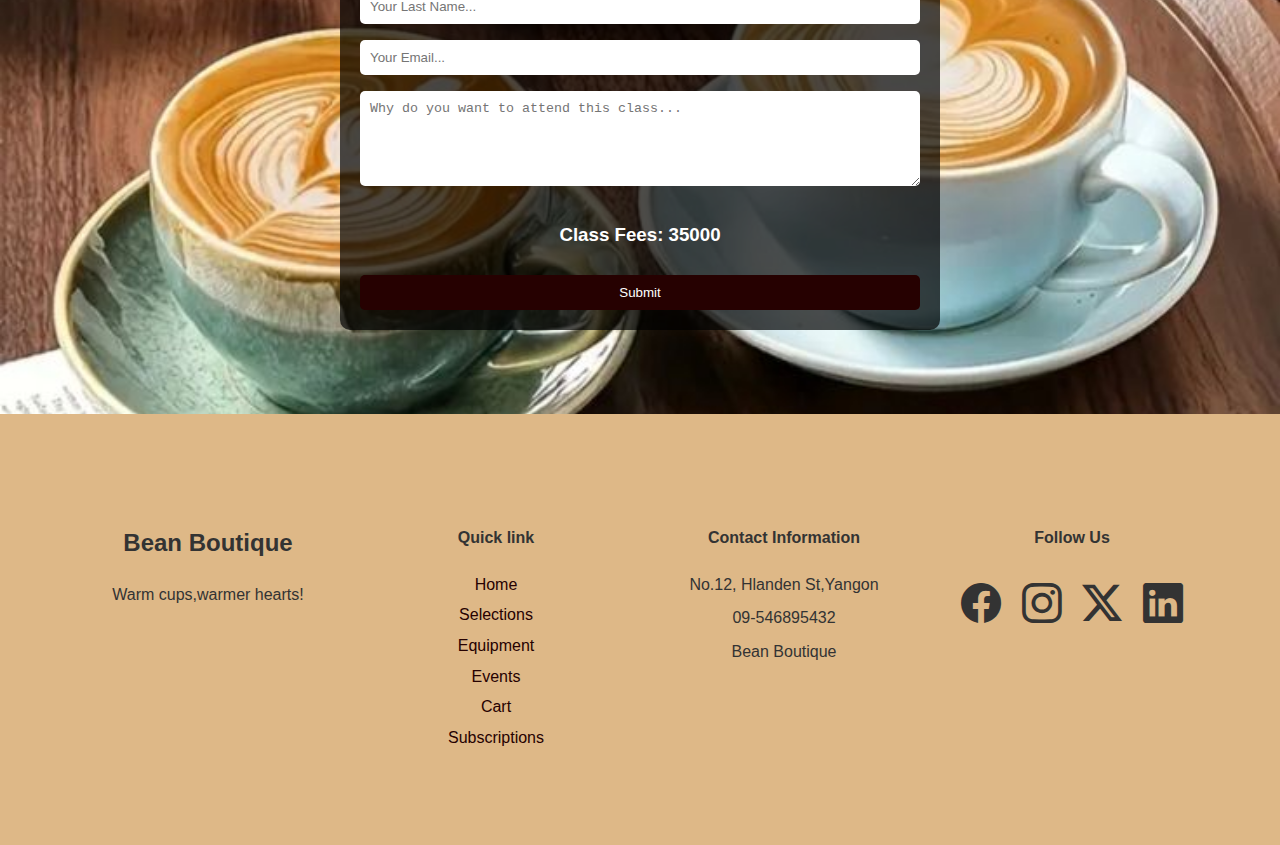
<file: event.html>
<!DOCTYPE html>
<html lang="en">

<head>
    <meta charset="UTF-8">
    <meta name="viewport" content="width=device-width, initial-scale=1.0">
    <title>Home Page</title>
    <link rel="stylesheet" href="https://cdnjs.cloudflare.com/ajax/libs/font-awesome/4.7.0/css/font-awesome.min.css">
    <link rel="stylesheet" href="style.css">
    <link rel="stylesheet" href="https://cdn.jsdelivr.net/npm/bootstrap-icons@1.13.1/font/bootstrap-icons.min.css">
</head>

<body>

    <!-- navbar -->

    <section class="bgcolor">

        <div class="topnav" id="myTopnav">
            <a href="index.html">Home</a>
            <a href="selection.html">Coffee Selections</a>
            <a href="equipment.html">Brewing Equipment</a>
            <a href="event.html" class="active">Events and Workshops</a>
            <a href="cart.html">Shopping Cart</a>
            <a href="subscription.html">Special Offers and Subscriptions</a>

            <a href="javascript:void(0);" class="icon" onclick="myFunction()">
                <i class="fa fa-bars"></i>
            </a>

            <div class="shopname"><span class="sthalf">Bean</span>Boutique</div>
        </div>


        <!-- navbar -->

        <!-- Events -->

        <div class="container">
            <h2>Events</h2>
            <h4 style="text-align: center;">Live Music & Book Club! Grab a brew and settle in. Join us for cozy live
                music
                every Friday night, and discuss our latest read at the book club every Tuesday.</h4>
            <div class="row">
                <div class="col4">
                    <div class="box">
                        <div class="card-body">
                            <img src="./music.jpg" alt="" class="myimg">
                            <h4>Live Music</h4>
                        </div>

                    </div>
                </div>
                <div class="col4">
                    <div class="box">
                        <img src="./misic1.jpg" alt="" class="myimg">
                        <div class="card-body">
                            <h4>Live Music</h4>
                        </div>
                    </div>
                </div>
                <div class="col4">
                    <div class="box">
                        <img src="./book.jpg" alt="" class="myimg">
                        <div class="card-body">
                            <h4>Book Club Meeting</h4>
                        </div>
                    </div>
                </div>
                <div class="col4">
                    <div class="box">
                        <img src="./book1.jpg" alt="" class="myimg">
                        <div class="card-body">
                            <h4>Book Club Meeting</h4>
                        </div>
                    </div>
                </div>
            </div>
        </div>


        <div class="container">
            <h2>Seasonal Celebration</h2>
            <h4 style="text-align: center;">It's officially the festive season! Stop in for holiday music,
                a little sparkle, and our delicious winter specials. Let us add some cheer to your coffee break.

            </h4>
            <div class="row">
                <div class="col4">
                    <div class="box1">
                        <div class="card-body">
                            <img src="./seasonal.jpg" alt="" class="myimg1">
                        </div>

                    </div>
                </div>
                <div class="col4">
                    <div class="box1">
                        <img src="./seasonal1.jpg" alt="" class="myimg1">
                        <div class="card-body">
                        </div>
                    </div>
                </div>
                <div class="col4">
                    <div class="box1">
                        <img src="./seasonal2.jpg" alt="" class="myimg1">
                        <div class="card-body">
                        </div>
                    </div>
                </div>
                <div class="col4">
                    <div class="box1">
                        <img src="./seasonal3.jpg" alt="" class="myimg1">
                        <div class="card-body">
                        </div>
                    </div>
                </div>
            </div>
        </div>

        <!-- Events -->

        <!-- Workshops -->

        <div class="container">
            <h2>Coffee brewing Class</h2>
            <h4 style="text-align: center;">Master your morning cup! Our next beginner Brewing Workshop covers the
                basics of great coffee at home.
                It's fun, fast, and you'll leave brewing better. See our flyer for dates!</h4>
            <div class="row">
                <div class="col4">
                    <div class="box">
                        <div class="card-body">
                            <img src="./brewing.jpg" alt="" class="myimg">
                        </div>

                    </div>
                </div>
                <div class="col4">
                    <div class="box">
                        <img src="./brewing1.jpg" alt="" class="myimg">
                        <div class="card-body">
                        </div>
                    </div>
                </div>
                <div class="col4">
                    <div class="box">
                        <img src="./brewing2.jpg" alt="" class="myimg">
                        <div class="card-body">
                        </div>
                    </div>
                </div>
                <div class="col4">
                    <div class="box">
                        <img src="./brewing3.jpg" alt="" class="myimg">
                        <div class="card-body">
                        </div>
                    </div>
                </div>
            </div>
        </div>


        <div class="container">
            <h2>Self Developement Session</h2>
            <div class="row">
                <div class="col4">
                    <div class="box">
                        <div class="card-body">
                            <img src="./book_case.jpg" alt="" class="myimg">
                        </div>

                    </div>
                </div>
                <div class="col4">
                    <div class="box">
                        <img src="./self.jpg" alt="" class="myimg">
                        <div class="card-body">
                        </div>
                    </div>
                </div>
                <div class="col4">
                    <div class="box">
                        <img src="./self1.jpg" alt="" class="myimg">
                        <div class="card-body">
                        </div>
                    </div>
                </div>
                <div class="col4">
                    <div class="box">
                        <img src="./self2.jpg" alt="" class="myimg">
                        <div class="card-body">
                        </div>
                    </div>
                </div>
            </div>
        </div>



        <!-- workshops-->

        <div class="conslide">
  <div class="form-box">
    <h2>Register For Bean Boutique's October Brewing Class</h2>
    <p>Ready to level up your home brew? Join our next Brewing Class!</p>
    <form>
      <input type="text" placeholder="Your First Name..." >
      <input type="text" placeholder="Your Last Name..." >
      <input type="email" placeholder="Your Email..." >
      <textarea placeholder="Why do you want to attend this class..." rows="5"></textarea>
      <h3>Class Fees: 35000</h3>
      <button type="submit">Submit</button>
    </form>
  </div>
</div>
</section>

        <!-- footer -->
        <footer class="ftbgcolor">
            <div class="container">
                <div class="row">
                    <div class="col4">
                        <h2>
                            Bean Boutique
                        </h2>
                        <p>Warm cups,warmer hearts!</p>

                    </div>
                    <div class="col4">
                        <h4>Quick link</h4>
                        <a href="index.html" class="ftlink">Home</a>
                        <a href="selection.html" class="ftlink">Selections</a>
                        <a href="equipment.html" class="ftlink">Equipment</a>
                        <a href="event.html" class="ftlink">Events</a>
                        <a href="cart.html" class="ftlink">Cart</a>
                        <a href="subscription.html" class="ftlink">Subscriptions</a>
                    </div>
                    <div class="col4">
                        <h4>Contact Information</h4>
                        <p>No.12, Hlanden St,Yangon</p>
                        <p>09-546895432</p>
                        <p>Bean Boutique</p>
                    </div>
                    <div class="col4">
                        <h4>Follow Us</h4>
                        <i class="bi bi-facebook fticons"></i>
                        <i class="bi bi-instagram fticons"></i>
                        <i class="bi bi-twitter-x fticons"></i>
                        <i class="bi bi-linkedin fticons"></i>
                    </div>
                </div>
            </div>
        </footer>
        <!-- footer -->
        <script src="script.js"></script>
</body>

</html>
</file>
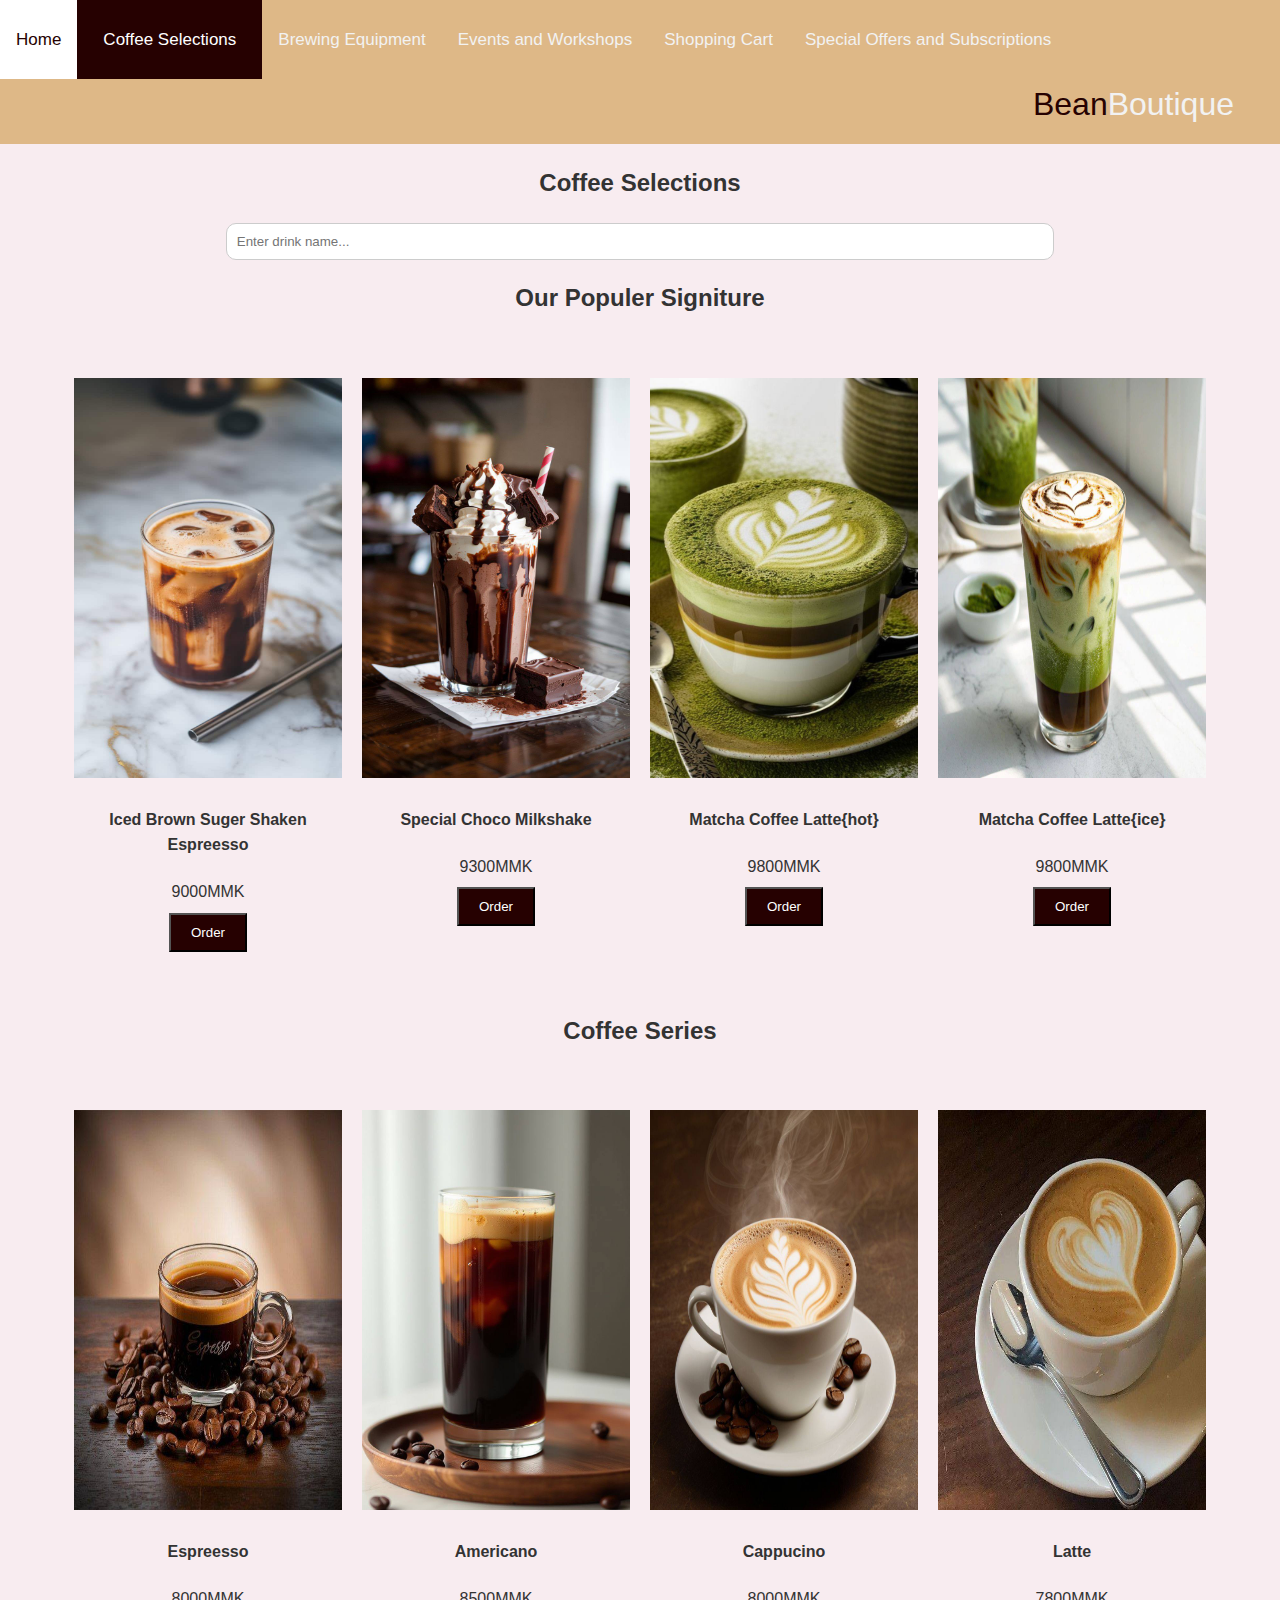
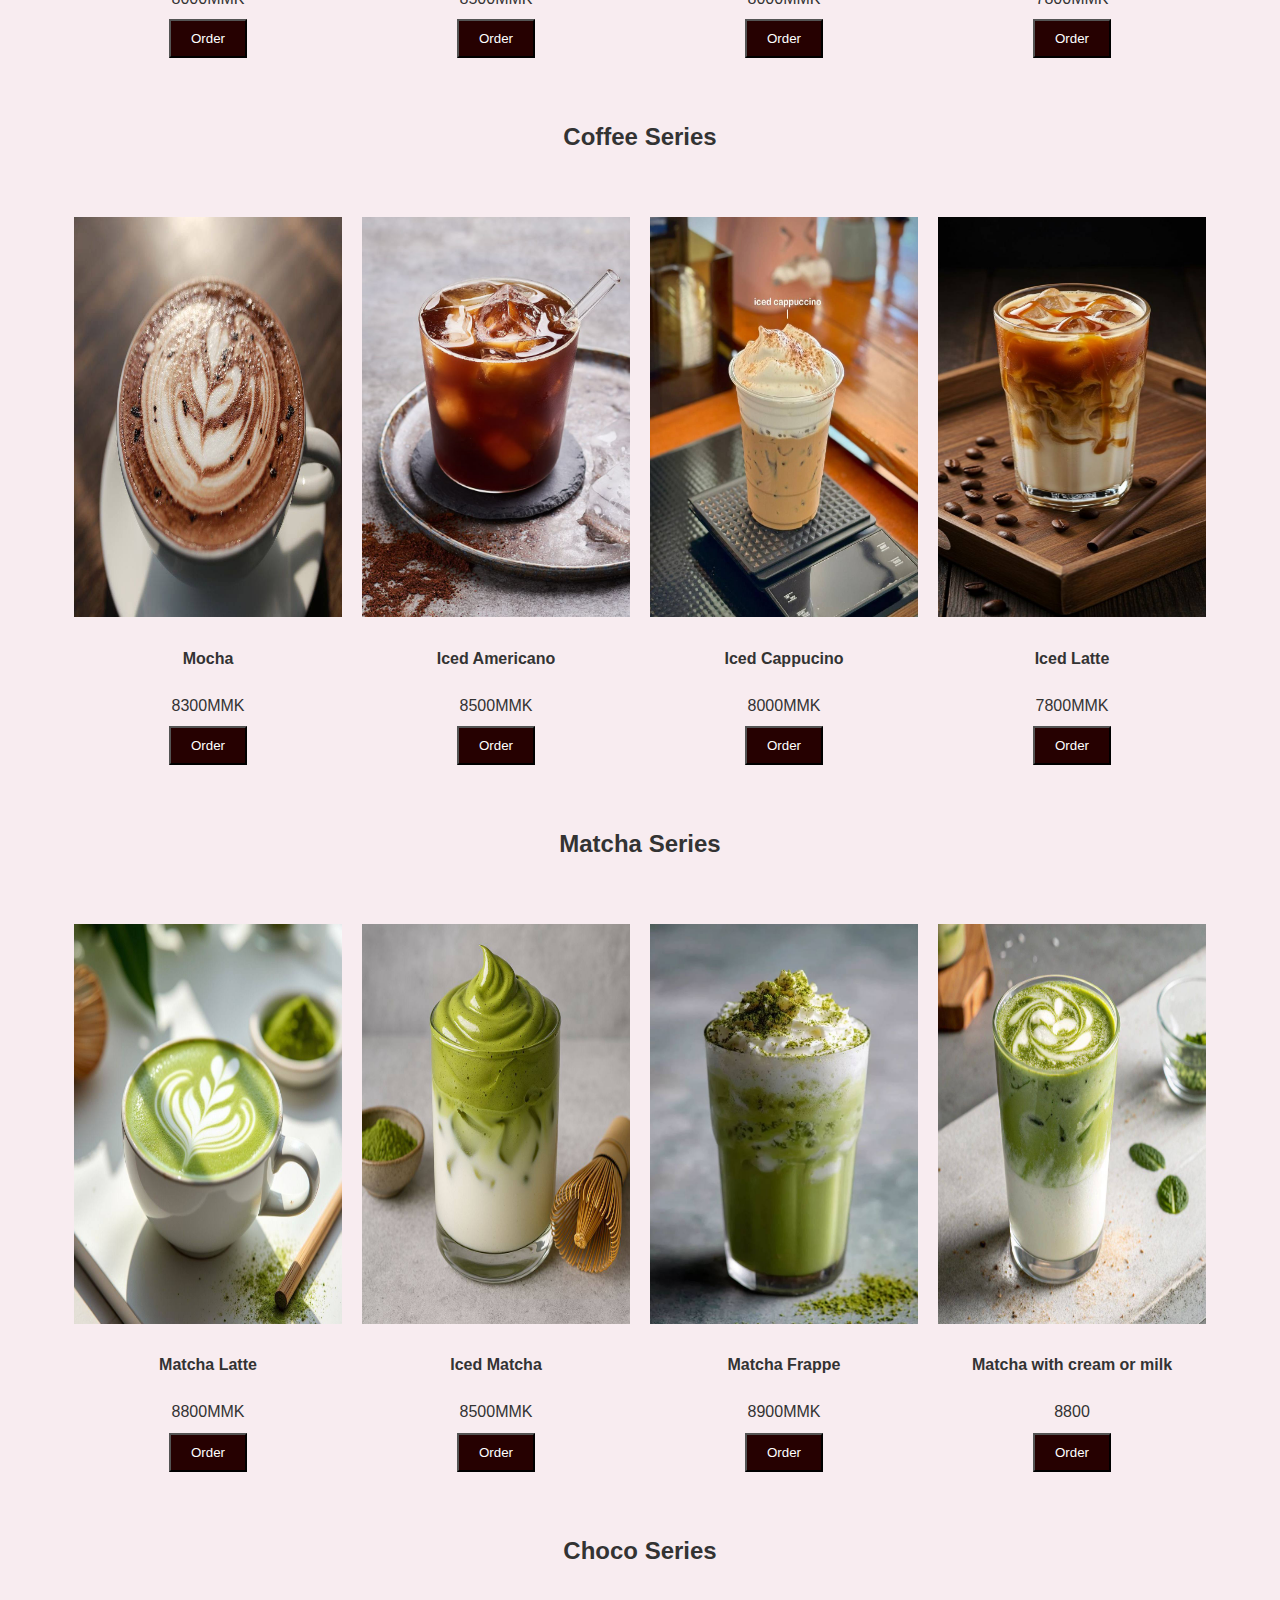
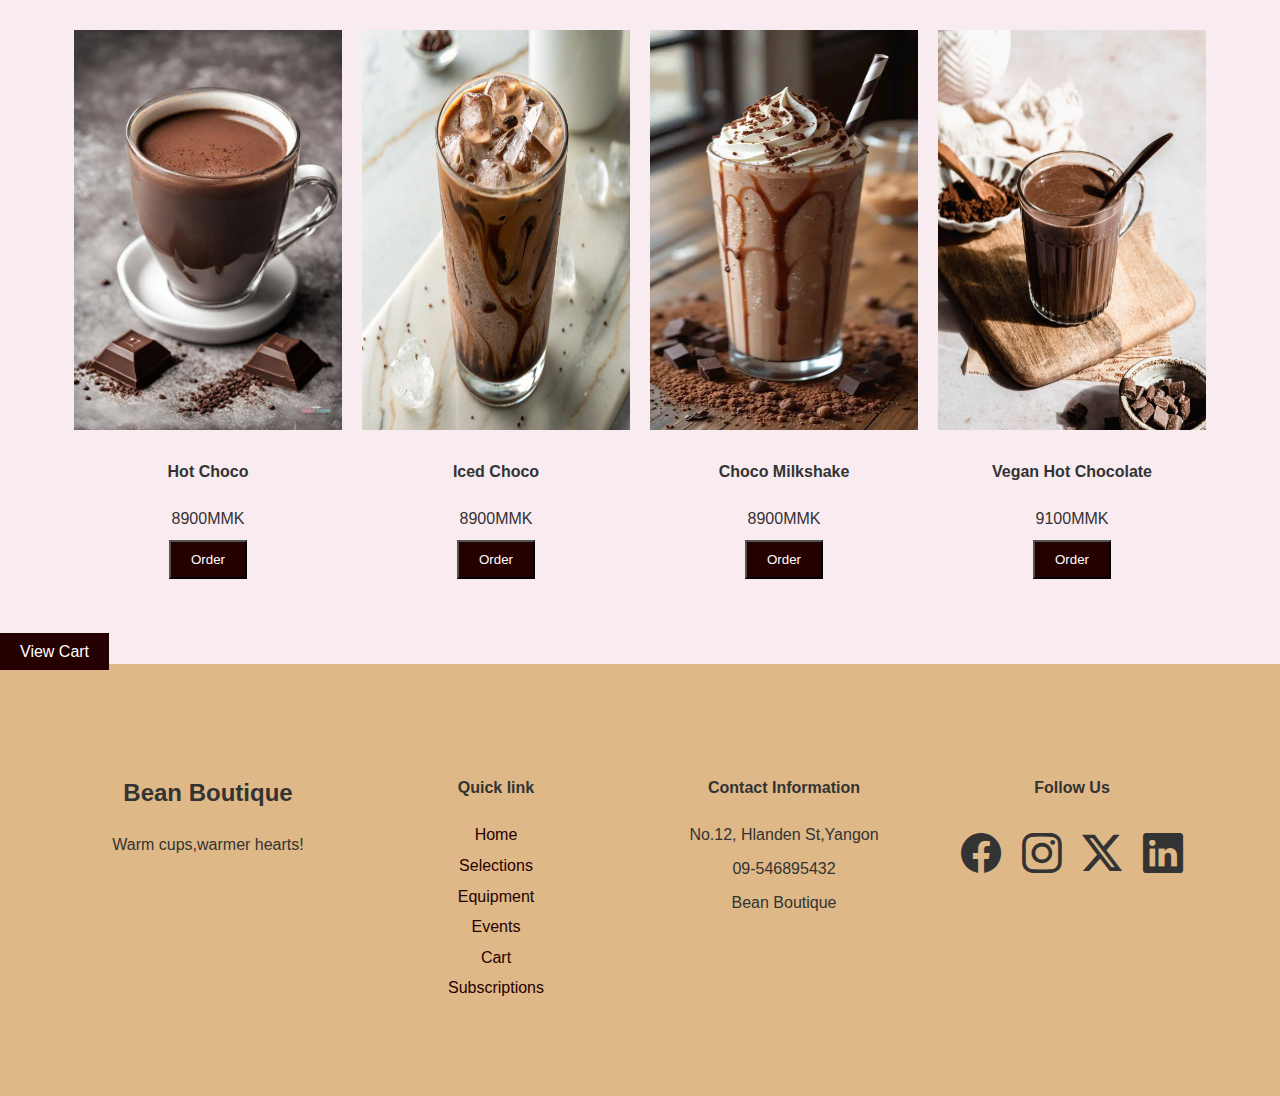
<file: selection.html>
<!DOCTYPE html>
<html lang="en">

<head>
    <meta charset="UTF-8">
    <meta name="viewport" content="width=device-width, initial-scale=1.0">
    <title>Coffee Selections</title>
    <link rel="stylesheet" href="https://cdnjs.cloudflare.com/ajax/libs/font-awesome/4.7.0/css/font-awesome.min.css">
    <link rel="stylesheet" href="style.css">
    <link rel="stylesheet" href="https://cdn.jsdelivr.net/npm/bootstrap-icons@1.13.1/font/bootstrap-icons.min.css">

</head>

<body>
    <!-- navbar -->
     <section class="bgcolor">

    <div class="topnav" id="myTopnav">
        <a href="index.html">Home</a>
        <a href="selection.html" class="active">Coffee Selections</a>
        <a href="equipment.html">Brewing Equipment</a>
        <a href="event.html">Events and Workshops</a>
        <a href="cart.html">Shopping Cart</a>
        <a href="subscription.html">Special Offers and Subscriptions</a>

        <a href="javascript:void(0);" class="icon" onclick="myFunction()">
            <i class="fa fa-bars"></i>
        </a>

        <div class="shopname"><span class="sthalf">Bean</span>Boutique</div>
    </div>
    <!-- navbar -->
     

    <div class="container">
        <h2>Coffee Selections</h2>
        <div class="search">
            <input type="text" id="searchinput" placeholder="Enter drink name...">
        </div>
    </div>

    
        <div class="container">
            <h2>Our Populer Signiture</h2>
            <div class="row">
                <div class="col4">
                    <img src="./iced_brown_suga-shaken_espresso.jpg" alt="" class="myimg">
                    <div class="card-body">
                        <h4>Iced Brown Suger Shaken Espreesso</h4>
                        <p>9000MMK</p>
                        <button class="btn add-to-cart" data-name="Iced Brown Sugar Shaken Espresso"
                            data-price="9000">Order</button>
                    </div>
                </div>

                <div class="col4">
                    <img src="./choco_milkshake.jpg" alt="" class="myimg">
                    <div class="card-body">
                        <h4>Special Choco Milkshake</h4>
                        <p>9300MMK</p>
                        <button class="btn add-to-cart" data-name="Special Choco Milkshake"
                            data-price="9300">Order</button>
                    </div>
                </div>

                <div class="col4">
                    <img src="./mattcha-coffee.jpg" alt="" class="myimg">
                    <div class="card-body">
                        <h4>Matcha Coffee Latte{hot}</h4>
                        <p>9800MMK</p>
                        <button class="btn add-to-cart" data-name="Iced Brown Sugar Shaken Espresso"
                            data-price="9800">Order</button>
                    </div>
                </div>

                <div class="col4">
                    <img src="./matcha_coffee_ice.jpg" alt="" class="myimg">
                    <div class="card-body">
                        <h4>Matcha Coffee Latte{ice}</h4>
                        <p>9800MMK</p>
                        <button class="btn add-to-cart" data-name="Special Choco Milkshake"
                            data-price="9800">Order</button>
                    </div>
                </div>
            </div>
        </div>

        <!--coffee selections -->
        <div class="container">
            <h2>Coffee Series</h2>
            <div class="row">
                <div class="col4">
                    <img src="./espresso.jpg" alt="" class="myimg">
                    <div class="card-body">
                        <h4>Espreesso</h4>
                        <p>8000MMK</p>
                        <button class="btn add-to-cart" data-name="Espresso" data-price="8000">Order</button>
                    </div>
                </div>
                <div class="col4">
                    <img src="./americano.jpg" alt="" class="myimg">
                    <div class="card-body">
                        <h4>Americano</h4>
                        <p>8500MMK</p>
                        <button class="btn add-to-cart" data-name="Americano" data-price="8500">Order</button>
                    </div>
                </div>
                <div class="col4">
                    <img src="./cappucino.jpg" alt="" class="myimg">
                    <div class="card-body">
                        <h4>Cappucino</h4>
                        <p>8000MMK</p>
                        <button class="btn add-to-cart" data-name="Cappucino" data-price="8000">Order</button>
                    </div>
                </div>
                <div class="col4">
                    <img src="./latte.jpg" alt="" class="myimg">
                    <div class="card-body">
                        <h4>Latte</h4>
                        <p>7800MMK</p>
                        <button class="btn add-to-cart" data-name="Latte" data-price="7800">Order</button>
                    </div>
                </div>
            </div>
        </div>


        <div class="container">
            <h2>Coffee Series</h2>
            <div class="row">
                <div class="col4">
                    <img src="./mocha.jpg" alt="" class="myimg">
                    <div class="card-body">
                        <h4>Mocha</h4>
                        <p>8300MMK</p>
                        <button class="btn add-to-cart" data-name="Mocha" data-price="8300">Order</button>
                    </div>
                </div>
                <div class="col4">
                    <img src="./ice_americano.jpg" alt="" class="myimg">
                    <div class="card-body">
                        <h4>Iced Americano</h4>
                        <p>8500MMK</p>
                        <button class="btn add-to-cart" data-name="Iced Americano" data-price="8500">Order</button>
                    </div>
                </div>
                <div class="col4">
                    <img src="./ice_cappucino.jpg" alt="" class="myimg">
                    <div class="card-body">
                        <h4>Iced Cappucino</h4>
                        <p>8000MMK</p>
                        <button class="btn add-to-cart" data-name="Iced Cappucino" data-price="8000">Order</button>
                    </div>
                </div>
                <div class="col4">
                    <img src="./ice_latte.jpg" alt="" class="myimg">
                    <div class="card-body">
                        <h4>Iced Latte</h4>
                        <p>7800MMK</p>
                        <button class="btn add-to-cart" data-name="Iced Latte" data-price="7800">Order</button>
                    </div>
                </div>
            </div>
        </div>

        <!-- coffee selections -->

        <!-- Matcha series -->
        <div class="container">
            <h2>Matcha Series</h2>
            <div class="row">
                <div class="col4">
                    <img src="./matcha_latte.jpg" alt="" class="myimg">
                    <div class="card-body">
                        <h4>Matcha Latte</h4>
                        <p>8800MMK</p>
                        <button class="btn add-to-cart" data-name="Matcha Latte" data-price="8800">Order</button>
                    </div>
                </div>
                <div class="col4">
                    <img src="./ice_matcha.jpg" alt="" class="myimg">
                    <div class="card-body">
                        <h4>Iced Matcha</h4>
                        <p>8500MMK</p>
                        <button class="btn add-to-cart" data-name="Iced Matcha" data-price="8500">Order</button>
                    </div>
                </div>
                <div class="col4">
                    <img src="./matcha_frappe.jpg" alt="" class="myimg">
                    <div class="card-body">
                        <h4>Matcha Frappe</h4>
                        <p>8900MMK</p>
                        <button class="btn add-to-cart" data-name="Matcha Frappe" data-price="8900">Order</button>
                    </div>
                </div>
                <div class="col4">
                    <img src="./matcha_with_cream_or_milk.jpg" alt="" class="myimg">
                    <div class="card-body">
                        <h4>Matcha with cream or milk</h4>
                        <p>8800</p>
                        <button class="btn add-to-cart" data-name="Matcha with cream or milk"
                            data-price="8800">Order</button>
                    </div>
                </div>
            </div>
        </div>

        <!-- Matcha series -->

        <!-- Choco series -->
        <div class="container">
            <h2>Choco Series</h2>
            <div class="row">
                <div class="col4">
                    <img src="./hot_choco.jpg" alt="" class="myimg">
                    <div class="card-body">
                        <h4>Hot Choco</h4>
                        <p>8900MMK</p>
                        <button class="btn add-to-cart" data-name="Hot Choco" data-price="8900">Order</button>
                    </div>
                </div>
                <div class="col4">
                    <img src="./ice_choco.jpg" alt="" class="myimg">
                    <div class="card-body">
                        <h4>Iced Choco</h4>
                        <p>8900MMK</p>
                        <button class="btn add-to-cart" data-name="Iced Matcha" data-price="8900">Order</button>
                    </div>
                </div>
                <div class="col4">
                    <img src="./choco_milkshake1.jpg" alt="" class="myimg">
                    <div class="card-body">
                        <h4>Choco Milkshake</h4>
                        <p>8900MMK</p>
                        <button class="btn add-to-cart" data-name="Choco Milkshake" data-price="8900">Order</button>
                    </div>
                </div>
                <div class="col4">
                    <img src="./vegan_hot_chocolate.jpg" alt="" class="myimg">
                    <div class="card-body">
                        <h4>Vegan Hot Chocolate</h4>
                        <p>9100MMK</p>
                        <button class="btn add-to-cart" data-name="Choco Milkshake" data-price="9100">Order</button>
                    </div>
                </div>
            </div>
        </div>
        <!-- choco series -->

        <div class="textend">
            <a href="cart.html" class="btn btn-secondary">View Cart</a>
        </div>

        </section>

        <!-- footer -->
        <footer class="ftbgcolor">
            <div class="container">
                <div class="row">
                    <div class="col4">
                        <h2>
                            Bean Boutique
                        </h2>
                        <p>Warm cups,warmer hearts!</p>

                    </div>
                    <div class="col4">
                        <h4>Quick link</h4>
                        <a href="index.html" class="ftlink">Home</a>
                        <a href="selection.html" class="ftlink">Selections</a>
                        <a href="equipment.html" class="ftlink">Equipment</a>
                        <a href="event.html" class="ftlink">Events</a>
                        <a href="cart.html" class="ftlink">Cart</a>
                        <a href="subscription.html" class="ftlink">Subscriptions</a>
                    </div>
                    <div class="col4">
                        <h4>Contact Information</h4>
                        <p>No.12, Hlanden St,Yangon</p>
                        <p>09-546895432</p>
                        <p>Bean Boutique</p>
                    </div>
                    <div class="col4">
                        <h4>Follow Us</h4>
                        <i class="bi bi-facebook fticons"></i>
                        <i class="bi bi-instagram fticons"></i>
                        <i class="bi bi-twitter-x fticons"></i>
                        <i class="bi bi-linkedin fticons"></i>
                    </div>
                </div>
            </div>
        </footer>
        <!-- footer -->

        <script src="script.js"></script>

        <script>
            document.addEventListener('DOMContentLoaded', function () {
        const searchInput = document.getElementById("searchinput");
        const products = document.querySelectorAll(".container .row .col4"); // More specific selector
    
        searchInput.addEventListener("keyup", function () {
          const filter = searchInput.value.toLowerCase();
    
          products.forEach(product => {
            const titleElement = product.querySelector("h4");
            if (titleElement && titleElement.textContent.toLowerCase().includes(filter)) {
              product.style.display = ""; // Show product
            } else if (titleElement) {
              product.style.display = "none"; // Hide product
            }
          });
        });
      });
    </script>
</body>

</html>
</file>
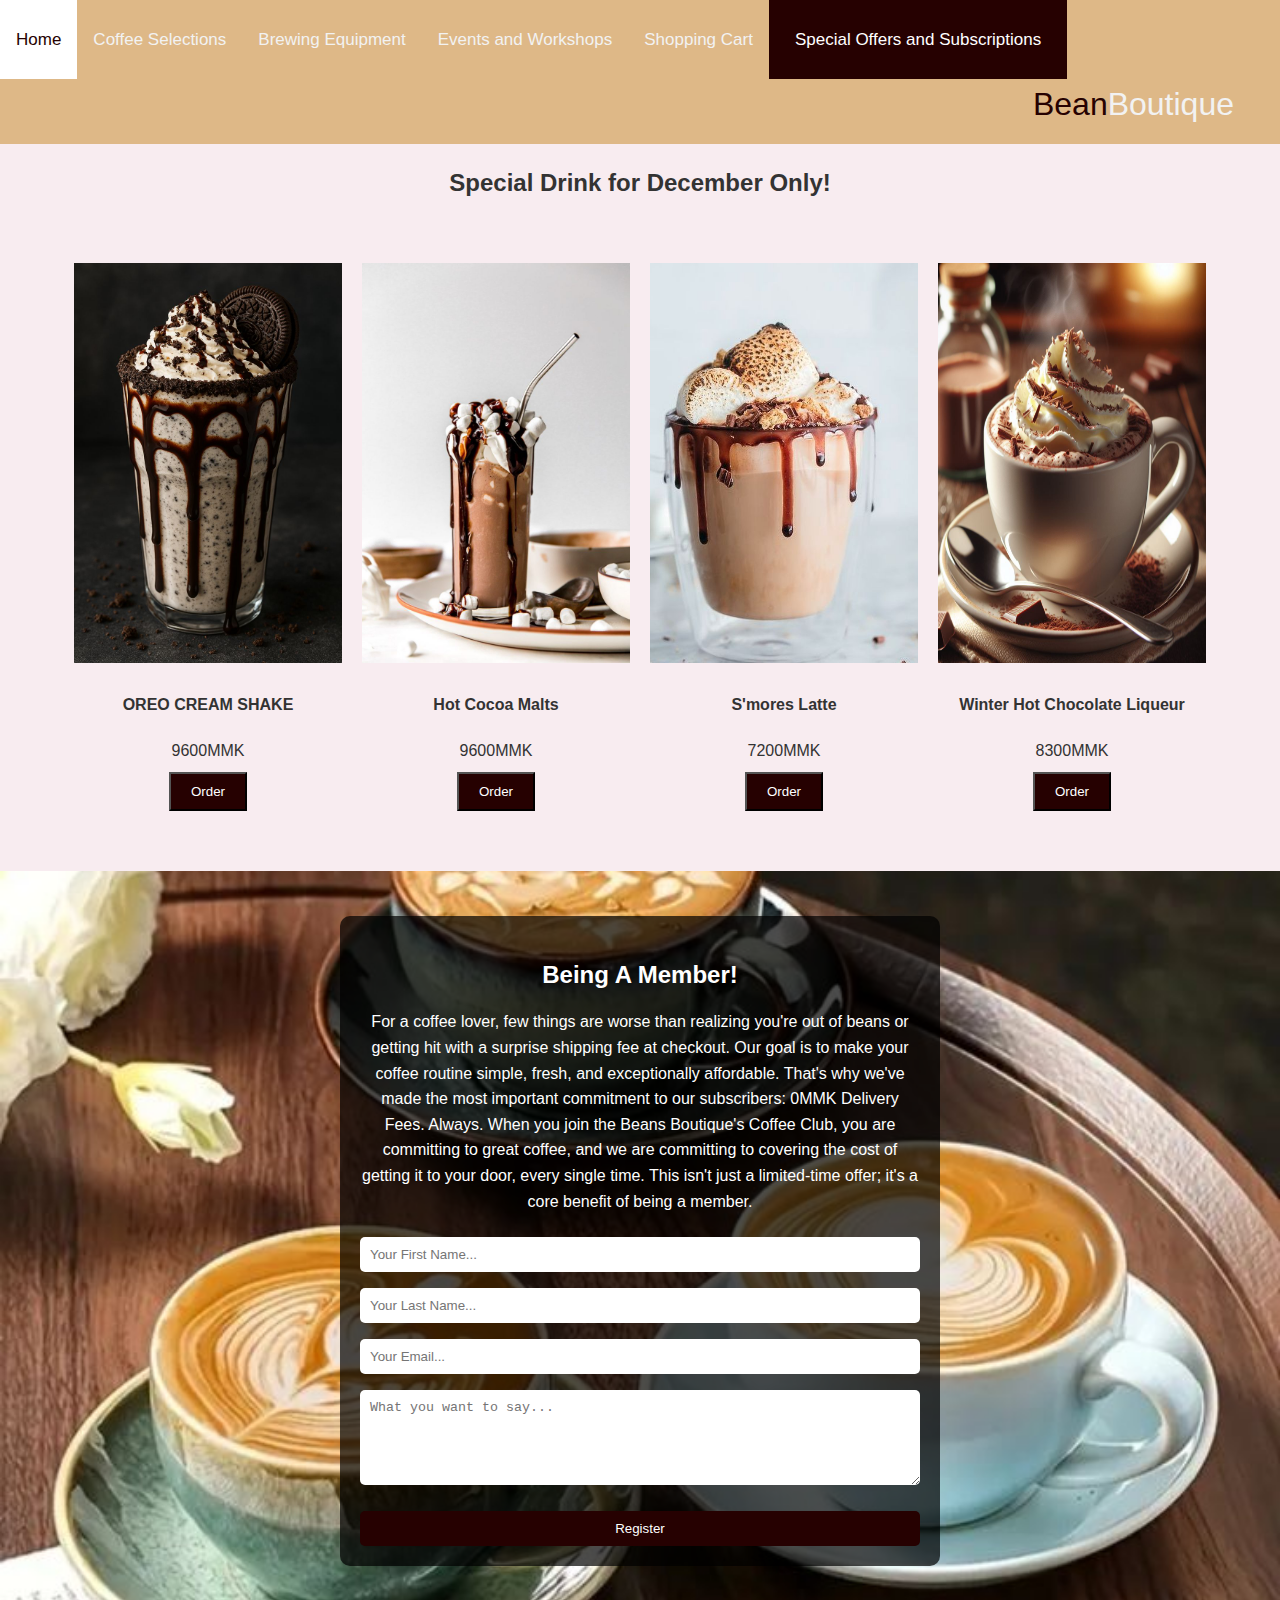
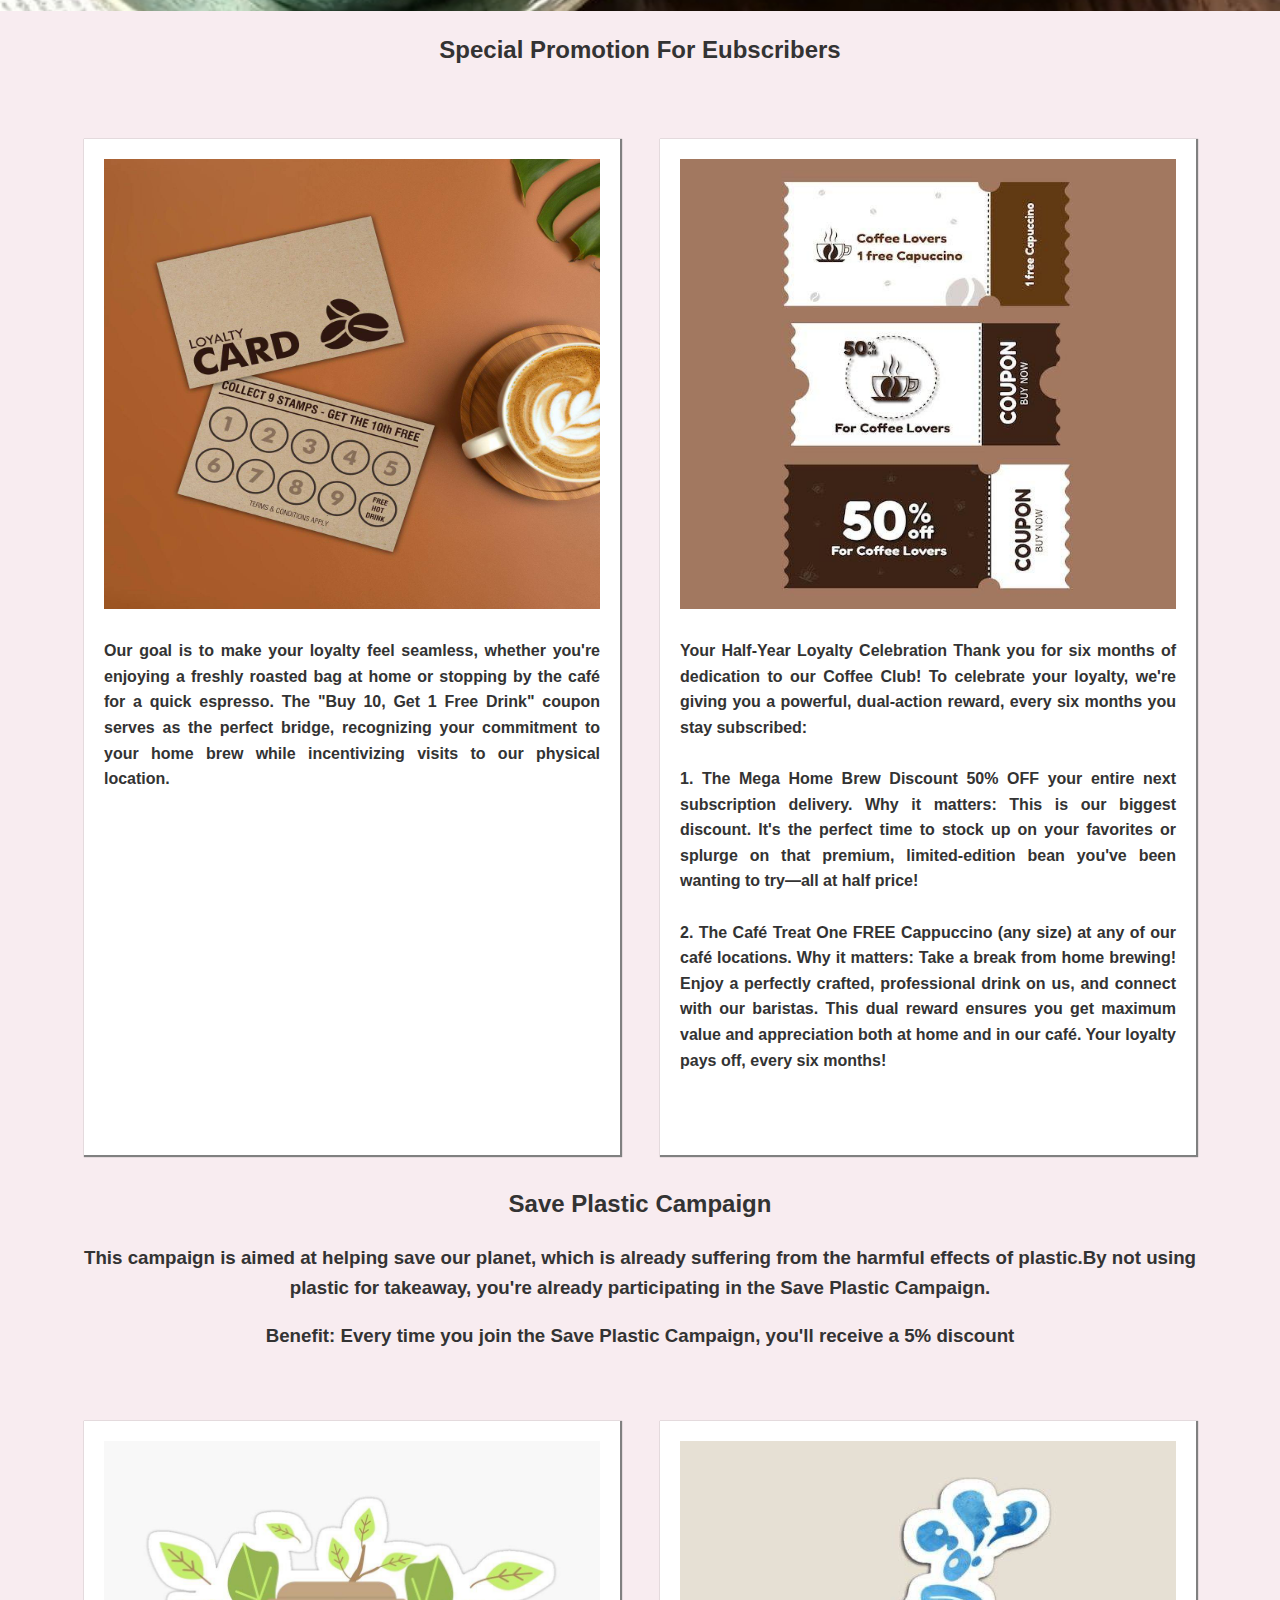
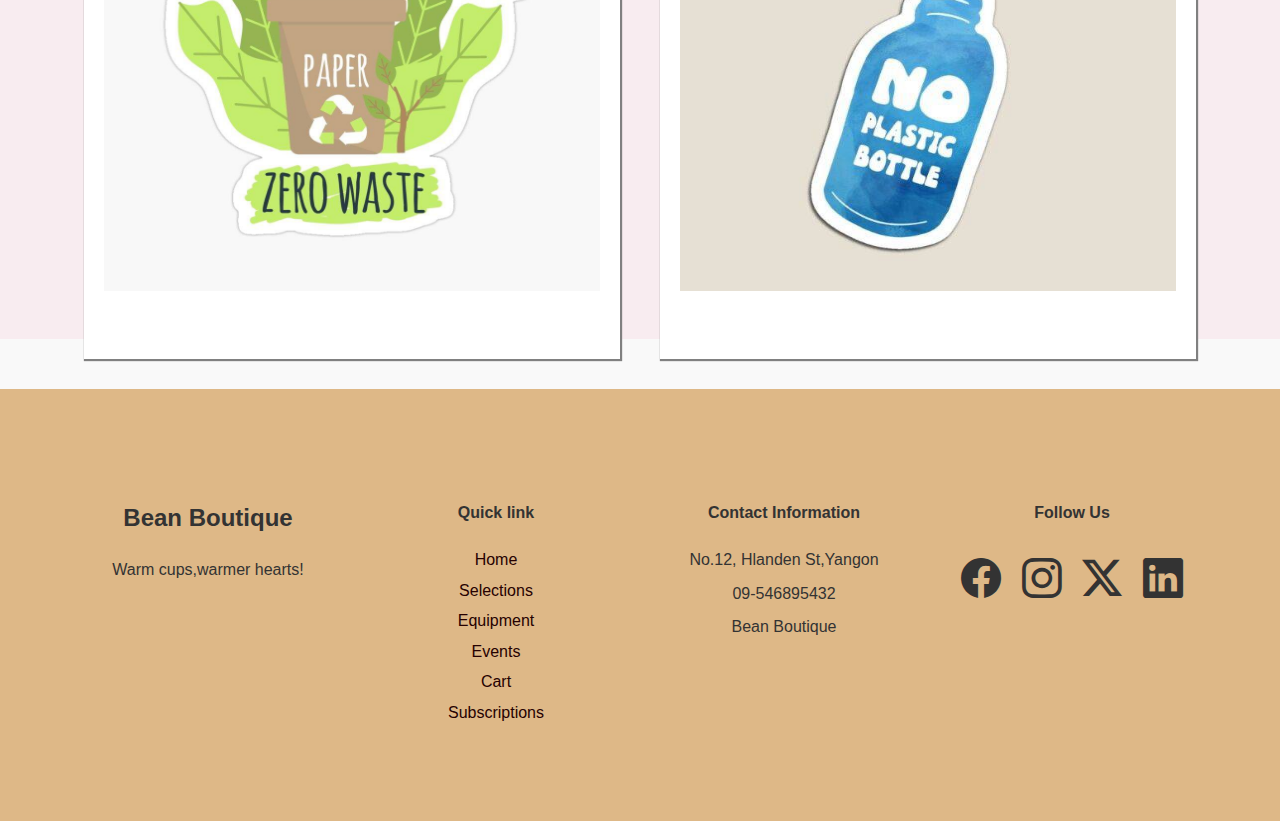
<file: subscription.html>
<!DOCTYPE html>
<html lang="en">

<head>
    <meta charset="UTF-8">
    <meta name="viewport" content="width=device-width, initial-scale=1.0">
    <title>Home Page</title>
    <link rel="stylesheet" href="https://cdnjs.cloudflare.com/ajax/libs/font-awesome/4.7.0/css/font-awesome.min.css">
    <link rel="stylesheet" href="style.css">
    <link rel="stylesheet" href="https://cdn.jsdelivr.net/npm/bootstrap-icons@1.13.1/font/bootstrap-icons.min.css">
</head>

<body>

    <!-- navbar -->
    <section class="bgcolor">

        <div class="topnav" id="myTopnav">
            <a href="index.html">Home</a>
            <a href="selection.html">Coffee Selections</a>
            <a href="equipment.html">Brewing Equipment</a>
            <a href="event.html">Events and Workshops</a>
            <a href="cart.html">Shopping Cart</a>
            <a href="subscription.html" class="active">Special Offers and Subscriptions</a>

            <a href="javascript:void(0);" class="icon" onclick="myFunction()">
                <i class="fa fa-bars"></i>
            </a>

            <div class="shopname"><span class="sthalf">Bean</span>Boutique</div>
        </div>


        <!-- navbar -->

        <!-- Special offer -->

        <div class="container">
            <h2>Special Drink for December Only!</h2>
            <div class="row">
                <div class="col4">
                    <img src="./offer.jpg" alt="" class="myimg">
                    <div class="card-body">
                        <h4>OREO CREAM SHAKE</h4>
                        <p>9600MMK</p>
                        <button class="btn add-to-cart" data-name="MOREO CREAM SHAKE" data-price="9600">Order</button>
                    </div>
                </div>
                <div class="col4">
                    <img src="./offer1.jpg" alt="" class="myimg">
                    <div class="card-body">
                        <h4>Hot Cocoa Malts</h4>
                        <p>9600MMK</p>
                        <button class="btn add-to-cart" data-name="Hot Cocoa Malts" data-price="9600">Order</button>
                    </div>
                </div>
                <div class="col4">
                    <img src="./offer2.jpg" alt="" class="myimg">
                    <div class="card-body">
                        <h4>S'mores Latte</h4>
                        <p>7200MMK</p>
                        <button class="btn add-to-cart" data-name="S'mores Latte" data-price="7200">Order</button>
                    </div>
                </div>
                <div class="col4">
                    <img src="./offer3.jpg" alt="" class="myimg">
                    <div class="card-body">
                        <h4>Winter Hot Chocolate Liqueur</h4>
                        <p>8300MMK</p>
                        <button class="btn add-to-cart" data-name="Winter Hot Chocolate Liqueur"
                            data-price="8300">Order</button>
                    </div>
                </div>
            </div>
        </div>
        <!-- Special offer -->

        <div class="conslide">
            <div class="form-box">
                <h2>Being A Member!</h2>
                <p>For a coffee lover, few things are worse than realizing you're out of beans or getting hit with a
                    surprise shipping fee at checkout. Our goal is to make your coffee routine simple, fresh, and
                    exceptionally affordable. That's why we've made the most important commitment to our subscribers:
                    0MMK
                    Delivery Fees. Always.

                    When you join the Beans Boutique's Coffee Club, you are committing to great coffee, and we are
                    committing to covering the cost of getting it to your door, every single time. This isn't just a
                    limited-time offer; it's a core benefit of being a member.</p>
                <form>
                    <input type="text" placeholder="Your First Name...">
                    <input type="text" placeholder="Your Last Name...">
                    <input type="email" placeholder="Your Email...">
                    <textarea placeholder="What you want to say..." rows="5"></textarea>
                    <button type="submit">Register</button>
                </form>
            </div>
            </div>

        <div class="container">
            <h2>Special Promotion For Eubscribers</h2>
            <div class="row">
                <div class="col2">
                    <div class="box">
                        <div class="card-body">
                            <img src="./cupon.jpg" alt="" class="img-fluid2">
                            <h4>Our goal is to make your loyalty feel seamless, whether you're enjoying a freshly
                                roasted
                                bag at home or stopping by the café for a quick espresso. The "Buy 10, Get 1 Free Drink"
                                coupon serves as the perfect bridge, recognizing your commitment to your home brew while
                                incentivizing visits to our physical location.</h4>
                        </div>

                    </div>
                </div>
                <div class="col2">
                    <div class="box">
                        <img src="./cupon1.jpg" alt="" class="img-fluid2">
                        <div class="card-body">
                            <h4>Your Half-Year Loyalty Celebration
                                Thank you for six months of dedication to our Coffee Club! To celebrate your loyalty,
                                we're
                                giving you a powerful, dual-action reward, every six months you stay subscribed:
                                <br><br>
                                1. The Mega Home Brew Discount
                                50% OFF your entire next subscription delivery.
                                Why it matters: This is our biggest discount. It's the perfect time to stock up on your
                                favorites or splurge on that premium, limited-edition bean you've been wanting to
                                try—all at
                                half price!
                                <br><br>
                                2. The Café Treat
                                One FREE Cappuccino (any size) at any of our café locations.
                                Why it matters: Take a break from home brewing! Enjoy a perfectly crafted, professional
                                drink on us, and connect with our baristas.
                                This dual reward ensures you get maximum value and appreciation both at home and in our
                                café. Your loyalty pays off, every six months!
                            </h4>
                        </div>
                    </div>
                </div>

            </div>
        </div>


        <div class="container">
            <h2>Save Plastic Campaign</h2>
            <h3>This campaign is aimed at helping save our planet, which is already suffering from the harmful effects
                of
                plastic.By not using plastic for takeaway, you're already participating in the Save Plastic Campaign.
            </h3>
            <h3>Benefit: Every time you join the Save Plastic Campaign, you'll receive a 5% discount</h3>
            <div class="row">
                <div class="col2">
                    <div class="box">
                        <div class="card-body">
                            <img src="./save.jpg" alt="" class="img-fluid2">
                        </div>

                    </div>
                </div>
                <div class="col2">
                    <div class="box">
                        <img src="./save1.jpg" alt="" class="img-fluid2">
                        <div class="card-body">
                        </div>
                    </div>
                </div>

            </div>
        </div>
    </section>

    <!-- footer -->
    <footer class="ftbgcolor">
        <div class="container">
            <div class="row">
                <div class="col4">
                    <h2>
                        Bean Boutique
                    </h2>
                    <p>Warm cups,warmer hearts!</p>

                </div>
                <div class="col4">
                    <h4>Quick link</h4>
                    <a href="index.html" class="ftlink">Home</a>
                    <a href="selection.html" class="ftlink">Selections</a>
                    <a href="equipment.html" class="ftlink">Equipment</a>
                    <a href="event.html" class="ftlink">Events</a>
                    <a href="cart.html" class="ftlink">Cart</a>
                    <a href="subscription.html" class="ftlink">Subscriptions</a>
                </div>
                <div class="col4">
                    <h4>Contact Information</h4>
                    <p>No.12, Hlanden St,Yangon</p>
                    <p>09-546895432</p>
                    <p>Bean Boutique</p>
                </div>
                <div class="col4">
                    <h4>Follow Us</h4>
                    <i class="bi bi-facebook fticons"></i>
                    <i class="bi bi-instagram fticons"></i>
                    <i class="bi bi-twitter-x fticons"></i>
                    <i class="bi bi-linkedin fticons"></i>
                </div>
            </div>
        </div>
    </footer>
    <!-- footer -->
    <script src="script.js"></script>

</body>

</html>
</file>
<file: style.css>
body {
      font-family: Arial, Helvetica, sans-serif;
      margin: 0;
      padding: 0;
      line-height: 1.6;
      background-color: #f9f9f9;
      color: #333;
    }

    header, main {
      padding: 1rem;
      text-align: center;
    }

    h1 {
      font-size: 2rem;
    }

    p {
      font-size: 1rem;
      margin: 0.5rem 0;
    }

    /* Modal background */
    .modal {
      display: none;
      position: fixed;
      z-index: 1000;
      left: 0;
      top: 0;
      width: 100%;
      height: 100%;
      background: rgba(0, 0, 0, 0.6);
      justify-content: center;
      align-items: center;
      padding: 1rem;
    }

    /* Modal content */
    .modal-content {
      position: relative;
      background: #fff;
      padding: 1.5rem;
      border-radius: 12px;
      text-align: center;
      max-width: 500px;
      width: 100%;
      box-shadow: 0 5px 15px rgba(0, 0, 0, 0.3);
      animation: popup 0.3s ease;
    }

    @keyframes popup {
      from {
        transform: scale(0.8);
        opacity: 0;
      }
      to {
        transform: scale(1);
        opacity: 1;
      }
    }

    .modal-content h2 {
      margin-top: 0;
      font-size: 1.5rem;
    }

    .modal-content p {
      font-size: 1rem;
      margin-bottom: 1rem;
    }

    .modal-content input[type="email"] {
      width: 90%;
      padding: 0.75rem;
      margin: 0.5rem 0 1rem;
      border: 1px solid #ccc;
      border-radius: 6px;
      font-size: 1rem;
    }

    .modal-content button {
      width: 100%;
      padding: 0.75rem;
      background-color: rgb(38, 1, 1);
      color: white;
      border: none;
      border-radius: 6px;
      font-size: 1rem;
      cursor: pointer;
      transition: 0.2s ease;
    }

    .modal-content button:hover {
      background-color: burlywood;
      color: rgb(38, 1, 1);
    }

    .close {
      position: absolute;
      top: 10px;
      right: 15px;
      font-size: 1.5rem;
      font-weight: bold;
      cursor: pointer;
      color: #555;
    }

    .close:hover {
      color: burlywood;
    }
/* first visitor */

/* navbar */
.topnav {
  overflow: hidden;
  background-color: burlywood;
}

.topnav a {
  float: left;
  display: block;
  color: #f2f2f2;
  text-align: center;
  padding: 26px 16px;
  text-decoration: none;
  font-size: 17px;
}

.topnav a:hover {
  background-color: white;
  color: rgb(38, 1, 1);
}

.topnav a.active {
  background-color: rgb(38, 1, 1);
  color: white;
  padding: 26px;
}

.topnav .icon {
  display: none;
}

.shopname {
  text-align: right;
  margin: 0px 30px;
  color: #f2f2f2;
  padding: 14px 16px;
  font-size: xx-large;
}

.sthalf {
  color: rgb(38, 1, 1);
}

/* navbar */

/* Welcome */
.slide {
  background: url('./img1.jpg') no-repeat;
  height: 500px;
  background-size: cover;
  padding: 20px;
  display: flex;
  color: whitesmoke;
  align-items: center;
  justify-content: center;
  position: relative;
}

.slide::before {
  position: absolute;
  content: '';
  top: 0px;
  left: 0px;
  width: 100%;
  height: 540px;
  background: rgba(0, 0, 0, 0.4);
  z-index: -1;
}

.slide-text {
  width: 50%;
  text-align: center;
}

/* Welcome */


/* btn */
.btn {
  background: rgb(38, 1, 1);
  color: white;
  padding: 10px 20px;
  text-decoration: none;
}

.btn:hover {
  color: rgb(38, 1, 1);
  border: 1px solid rgb(38, 1, 1);
  background: burlywood;
}

/* btn */

/* Shop area, seed */

.col4 img {
  height: 400px;
}

.myimg {
  width: 100%;
}

.bgcolor {
  background: rgb(248, 236, 240);
}

.box {
  background: white;
  padding: 20px;
  box-shadow: 1px 1px 1px 1px gray;
  height: 90%;
}

.myimg1 {
  width: 100%;
  height: 650px;
}

.box1 {
  background: white;
  padding: 20px;
  box-shadow: 1px 1px 1px 1px gray;
}

/* shop area,seed */


/* Selection */
.container {
  width: 90%;
  margin: auto;
}

.container h2 {
  text-align: center;
}

.col4 {
  flex: 1;
  padding: 20px;
  text-align: center;
  max-width: 25%;
}

.search {
  display: flex;
  justify-content: center;
}

#searchinput {
  width: 70%;
  padding: 10px;
  border-radius: 10px;
  border: 1px solid #ccc;
}

.row {
  display: flex;
  margin: 50px 0px;
  flex-wrap: wrap;
}

.hidden {
  display: none;
}


/* selection */

/* equipment */
.box2 {
  background: white;
  padding: 20px;
  box-shadow: 1px 1px 1px 1px gray;
  height: 95%;
}

/* equipment */



/* Cart page */
table {
  width: 100%;
  text-align: center;
  margin: 30px;
}

td,
th {
  padding: 10px;
  border-bottom: 2px solid #ddd;
}

.removebtn {
  background: rgb(38, 1, 1);
  color: burlywood;
  border: none;
  padding: 5px 15px;

}

/* cart page */

/* Register */

.conslide {
  background: url("./booking.jpg") no-repeat center center;
  background-size: cover;
  height: 700px;

  display: flex;
  justify-content: center;
  align-items: center;
  padding: 20px;
}


.form-box {
  background: rgba(0, 0, 0, 0.7); 
  padding: 20px;
  border-radius: 10px;
  width: 80%;           
  max-width: 600px;     
  color: white;
  box-sizing: border-box;
}


.form-box h2,
.form-box h3, 
.form-box p {
  text-align: center;
  margin-bottom: 15px;
}


.form-box input,
.form-box textarea {
  width: 100%;
  padding: 10px;
  margin: 8px 0;
  border: none;
  border-radius: 5px;
  box-sizing: border-box; 
}


.form-box button {
  width: 100%;
  padding: 10px;
  margin-top: 10px;
  background: rgb(38, 1, 1);
  color: white;
  border: none;
  border-radius: 5px;
  cursor: pointer;
}

.form-box button:hover {
  background: burlywood;
  color: rgb(38, 1, 1);
}

/* Register */

/* Subscription */
.col2 {
  flex: 1;
  padding: 20px;
  text-align: justify;
  max-width: 50%;
}

.col2 img {
  height: 450px;
}



.box {
  background: white;
  padding: 20px;
  box-shadow: 1px 1px 1px 1px gray;
  height: 100%;
}

.img-fluid2 {
  width: 100%;
  height: 650px;
}

.container h3{
  text-align: center;
}

/* subscription */


/* footer */
.ftbgcolor {
  background: burlywood;
  padding: 30px 0px;
}

.ftlink {
  text-decoration: none;
  color: rgb(38, 1, 1);
  display: block;
  margin: 5px;
}

.ftlink:hover {
  text-decoration: underline;
}

.fticons {
  margin: 8px;
  font-size: 40px;
}

.container {
  width: 90%;
  margin: auto;
}

.container h2 {
  text-align: center;
}

.row {
  display: flex;
  flex-flow: row nowrap;
}

.col4 {
  flex: 1;
  padding: 10px;
  text-align: center;
}



/* footer */



/* Responsive typography */
    @media screen and (max-width: 650px) {
  .topnav a:not(:first-child) {
    display: none;
  }

  .topnav a.icon {
    float: right;
    display: block;
  }

  .row {
    flex-flow: column;
    margin: 20px 0;
  }

  .topnav.responsive {
    position: relative;
  }

  .topnav .shopname {
    text-align: center;
    float: none;
    padding: 14px 0;
    margin: 0;
  }

  .topnav.responsive .icon {
    position: absolute;
    right: 0;
    top: 0;
  }

  .topnav.responsive a {
    float: none;
    display: block;
    text-align: left;
  }

  .col4,
  .col2 {
    max-width: 100%;
    padding: 10px;
  }

  .conslide {
    padding: 20px;
  }

  .conslide_text {
    padding: 20px;
    line-height: 1.6;
  }
}

@media screen and (max-width: 600px) {
  .topnav.responsive {position: relative;}
  .topnav.responsive .icon {
    position: absolute;
    right: 0;
    top: 0;
  }
  .topnav.responsive a {
    float: none;
    display: block;
    text-align: left;
  }
}
</file>
